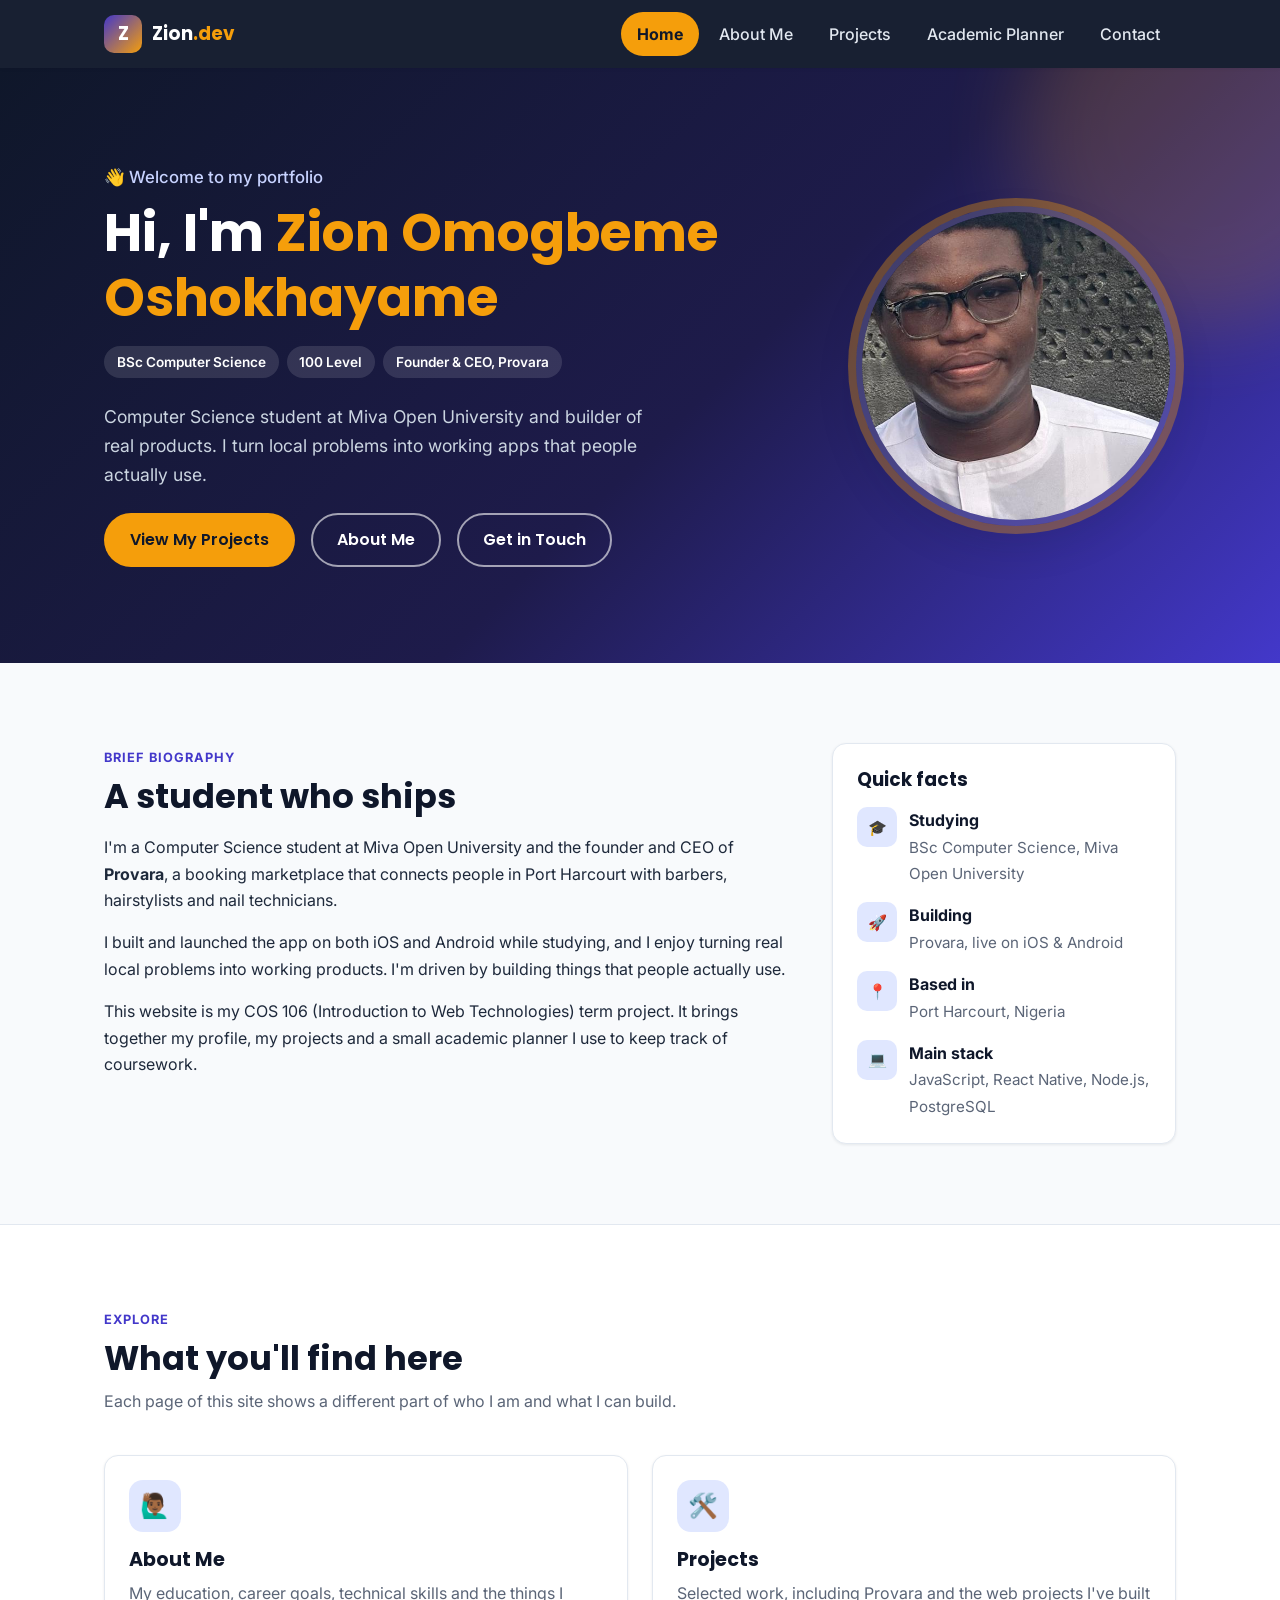
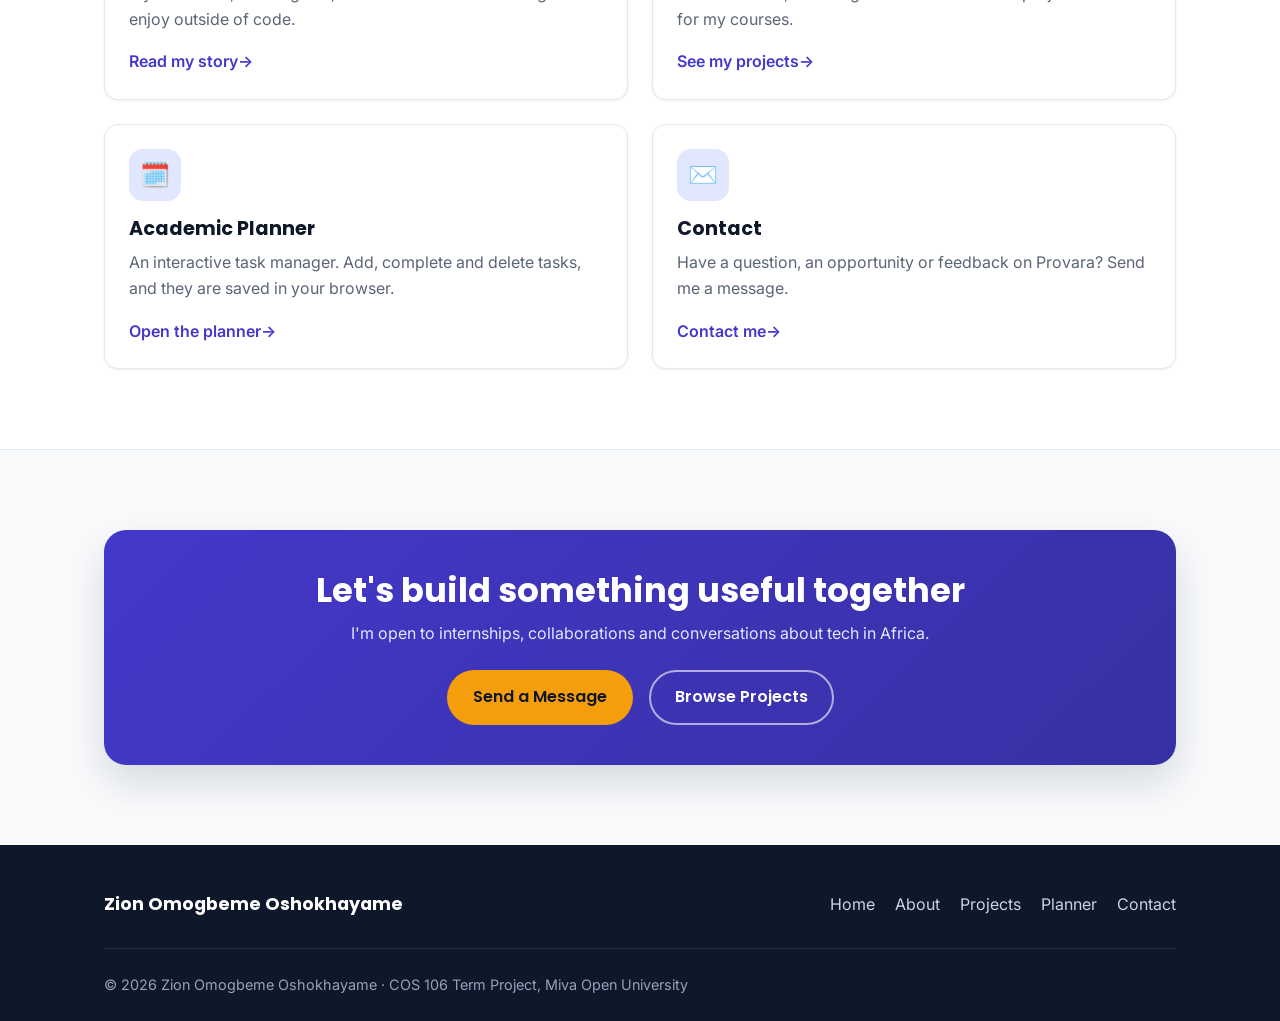
<file: index.html>
<!DOCTYPE html>
<html lang="en">
<head>
  <meta charset="UTF-8">
  <meta name="viewport" content="width=device-width, initial-scale=1.0">
  <meta name="description" content="Portfolio of Zion Omogbeme Oshokhayame, Computer Science student at Miva Open University and founder of Provara.">
  <meta name="author" content="Zion Omogbeme Oshokhayame">
  <title>Home | Zion Omogbeme Oshokhayame</title>
  <link rel="icon" href="images/favicon.svg" type="image/svg+xml">
  <!-- Google Fonts: Poppins (headings) + Inter (body text) -->
  <link rel="preconnect" href="https://fonts.googleapis.com">
  <link rel="preconnect" href="https://fonts.gstatic.com" crossorigin>
  <link href="https://fonts.googleapis.com/css2?family=Inter:wght@400;500;600;700&family=Poppins:wght@500;600;700&display=swap" rel="stylesheet">
  <!-- One external stylesheet for the whole site -->
  <link rel="stylesheet" href="css/style.css">
  <script src="js/main.js" defer></script>
</head>
<body>
  <a class="skip-link" href="#main">Skip to main content</a>

  <!-- ===== Site header + navigation (same on every page) ===== -->
  <header class="site-header">
    <div class="container header-inner">
      <a href="index.html" class="logo" aria-label="Zion Omogbeme, go to homepage">
        <span class="logo-mark" aria-hidden="true">Z</span>
        <span class="logo-text">Zion<span>.dev</span></span>
      </a>

      <button class="nav-toggle" type="button" aria-controls="primary-nav" aria-expanded="false" aria-label="Open menu">
        <span class="bar"></span>
        <span class="bar"></span>
        <span class="bar"></span>
      </button>

      <nav id="primary-nav" class="site-nav" aria-label="Main navigation">
        <ul class="nav-list">
          <li><a href="index.html">Home</a></li>
          <li><a href="about.html">About Me</a></li>
          <li><a href="projects.html">Projects</a></li>
          <li><a href="planner.html">Academic Planner</a></li>
          <li><a href="contact.html">Contact</a></li>
        </ul>
      </nav>
    </div>
  </header>

  <main id="main">
    <!-- ===== Hero section: name, photo, welcome message, call-to-action ===== -->
    <section class="hero" aria-labelledby="hero-title">
      <div class="container hero-inner">
        <div class="hero-text">
          <p class="hero-greeting">👋 Welcome to my portfolio</p>
          <h1 id="hero-title">Hi, I'm <span>Zion Omogbeme Oshokhayame</span></h1>
          <ul class="badge-row">
            <li class="badge">BSc Computer Science</li>
            <li class="badge">100 Level</li>
            <li class="badge">Founder &amp; CEO, Provara</li>
          </ul>
          <p class="hero-tagline">
            Computer Science student at Miva Open University and builder of real products.
            I turn local problems into working apps that people actually use.
          </p>
          <div class="btn-group">
            <a href="projects.html" class="btn btn-accent">View My Projects</a>
            <a href="about.html" class="btn btn-ghost">About Me</a>
            <a href="contact.html" class="btn btn-ghost">Get in Touch</a>
          </div>
        </div>

        <figure class="hero-photo">
          <img src="images/profile.jpg" alt="Portrait photograph of Zion Omogbeme Oshokhayame" width="320" height="320">
        </figure>
      </div>
    </section>

    <!-- ===== Brief biography + quick facts (aside) ===== -->
    <section class="section" aria-labelledby="bio-title">
      <div class="container layout-with-aside">
        <article class="reveal">
          <span class="eyebrow">Brief biography</span>
          <h2 id="bio-title">A student who ships</h2>
          <p>
            I'm a Computer Science student at Miva Open University and the founder and CEO of
            <strong>Provara</strong>, a booking marketplace that connects people in Port Harcourt
            with barbers, hairstylists and nail technicians.
          </p>
          <p>
            I built and launched the app on both iOS and Android while studying, and I enjoy turning
            real local problems into working products. I'm driven by building things that people actually use.
          </p>
          <p>
            This website is my COS 106 (Introduction to Web Technologies) term project. It brings together
            my profile, my projects and a small academic planner I use to keep track of coursework.
          </p>
        </article>

        <aside class="panel reveal" aria-labelledby="facts-title">
          <h2 id="facts-title">Quick facts</h2>
          <ul class="fact-list">
            <li>
              <span class="fact-icon" aria-hidden="true">🎓</span>
              <div><strong>Studying</strong><span>BSc Computer Science, Miva Open University</span></div>
            </li>
            <li>
              <span class="fact-icon" aria-hidden="true">🚀</span>
              <div><strong>Building</strong><span>Provara, live on iOS &amp; Android</span></div>
            </li>
            <li>
              <span class="fact-icon" aria-hidden="true">📍</span>
              <div><strong>Based in</strong><span>Port Harcourt, Nigeria</span></div>
            </li>
            <li>
              <span class="fact-icon" aria-hidden="true">💻</span>
              <div><strong>Main stack</strong><span>JavaScript, React Native, Node.js, PostgreSQL</span></div>
            </li>
          </ul>
        </aside>
      </div>
    </section>

    <!-- ===== Explore the site: cards linking to every page ===== -->
    <section class="section section-alt" aria-labelledby="explore-title">
      <div class="container">
        <div class="section-header">
          <span class="eyebrow">Explore</span>
          <h2 id="explore-title">What you'll find here</h2>
          <p>Each page of this site shows a different part of who I am and what I can build.</p>
        </div>

        <div class="grid grid-2">
          <article class="card reveal">
            <div class="card-icon" aria-hidden="true">🙋🏾‍♂️</div>
            <h3>About Me</h3>
            <p>My education, career goals, technical skills and the things I enjoy outside of code.</p>
            <a href="about.html" class="card-link">Read my story</a>
          </article>
          <article class="card reveal">
            <div class="card-icon" aria-hidden="true">🛠️</div>
            <h3>Projects</h3>
            <p>Selected work, including Provara and the web projects I've built for my courses.</p>
            <a href="projects.html" class="card-link">See my projects</a>
          </article>
          <article class="card reveal">
            <div class="card-icon" aria-hidden="true">🗓️</div>
            <h3>Academic Planner</h3>
            <p>An interactive task manager. Add, complete and delete tasks, and they are saved in your browser.</p>
            <a href="planner.html" class="card-link">Open the planner</a>
          </article>
          <article class="card reveal">
            <div class="card-icon" aria-hidden="true">✉️</div>
            <h3>Contact</h3>
            <p>Have a question, an opportunity or feedback on Provara? Send me a message.</p>
            <a href="contact.html" class="card-link">Contact me</a>
          </article>
        </div>
      </div>
    </section>

    <!-- ===== Call-to-action band ===== -->
    <section class="section" aria-labelledby="cta-title">
      <div class="container">
        <div class="cta-band reveal">
          <h2 id="cta-title">Let's build something useful together</h2>
          <p>I'm open to internships, collaborations and conversations about tech in Africa.</p>
          <div class="btn-group">
            <a href="contact.html" class="btn btn-accent">Send a Message</a>
            <a href="projects.html" class="btn btn-ghost">Browse Projects</a>
          </div>
        </div>
      </div>
    </section>
  </main>

  <!-- ===== Site footer (same on every page) ===== -->
  <footer class="site-footer">
    <div class="container footer-inner">
      <p class="footer-brand">Zion Omogbeme Oshokhayame</p>
      <ul class="footer-links">
        <li><a href="index.html">Home</a></li>
        <li><a href="about.html">About</a></li>
        <li><a href="projects.html">Projects</a></li>
        <li><a href="planner.html">Planner</a></li>
        <li><a href="contact.html">Contact</a></li>
      </ul>
      <p class="footer-bottom">
        &copy; <span id="year">2026</span> Zion Omogbeme Oshokhayame &middot; COS 106 Term Project, Miva Open University
      </p>
    </div>
  </footer>
</body>
</html>
</file>
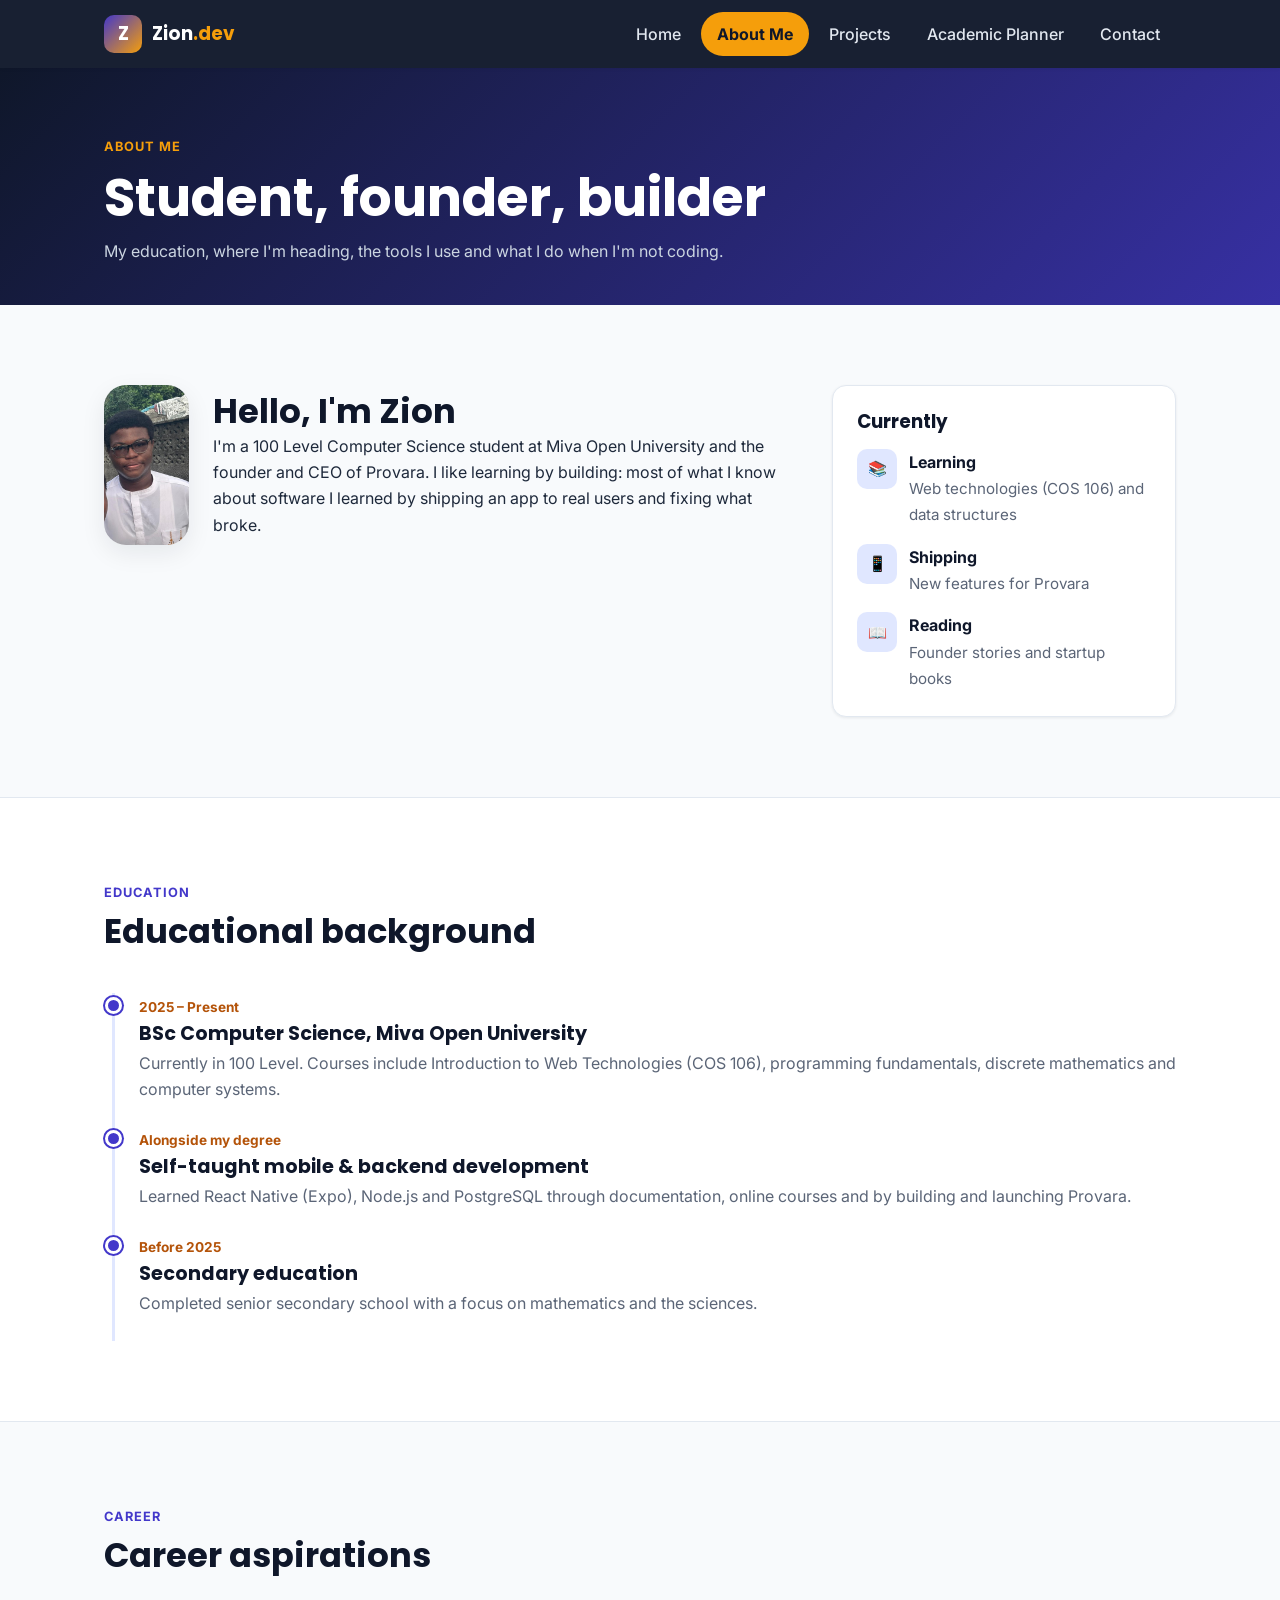
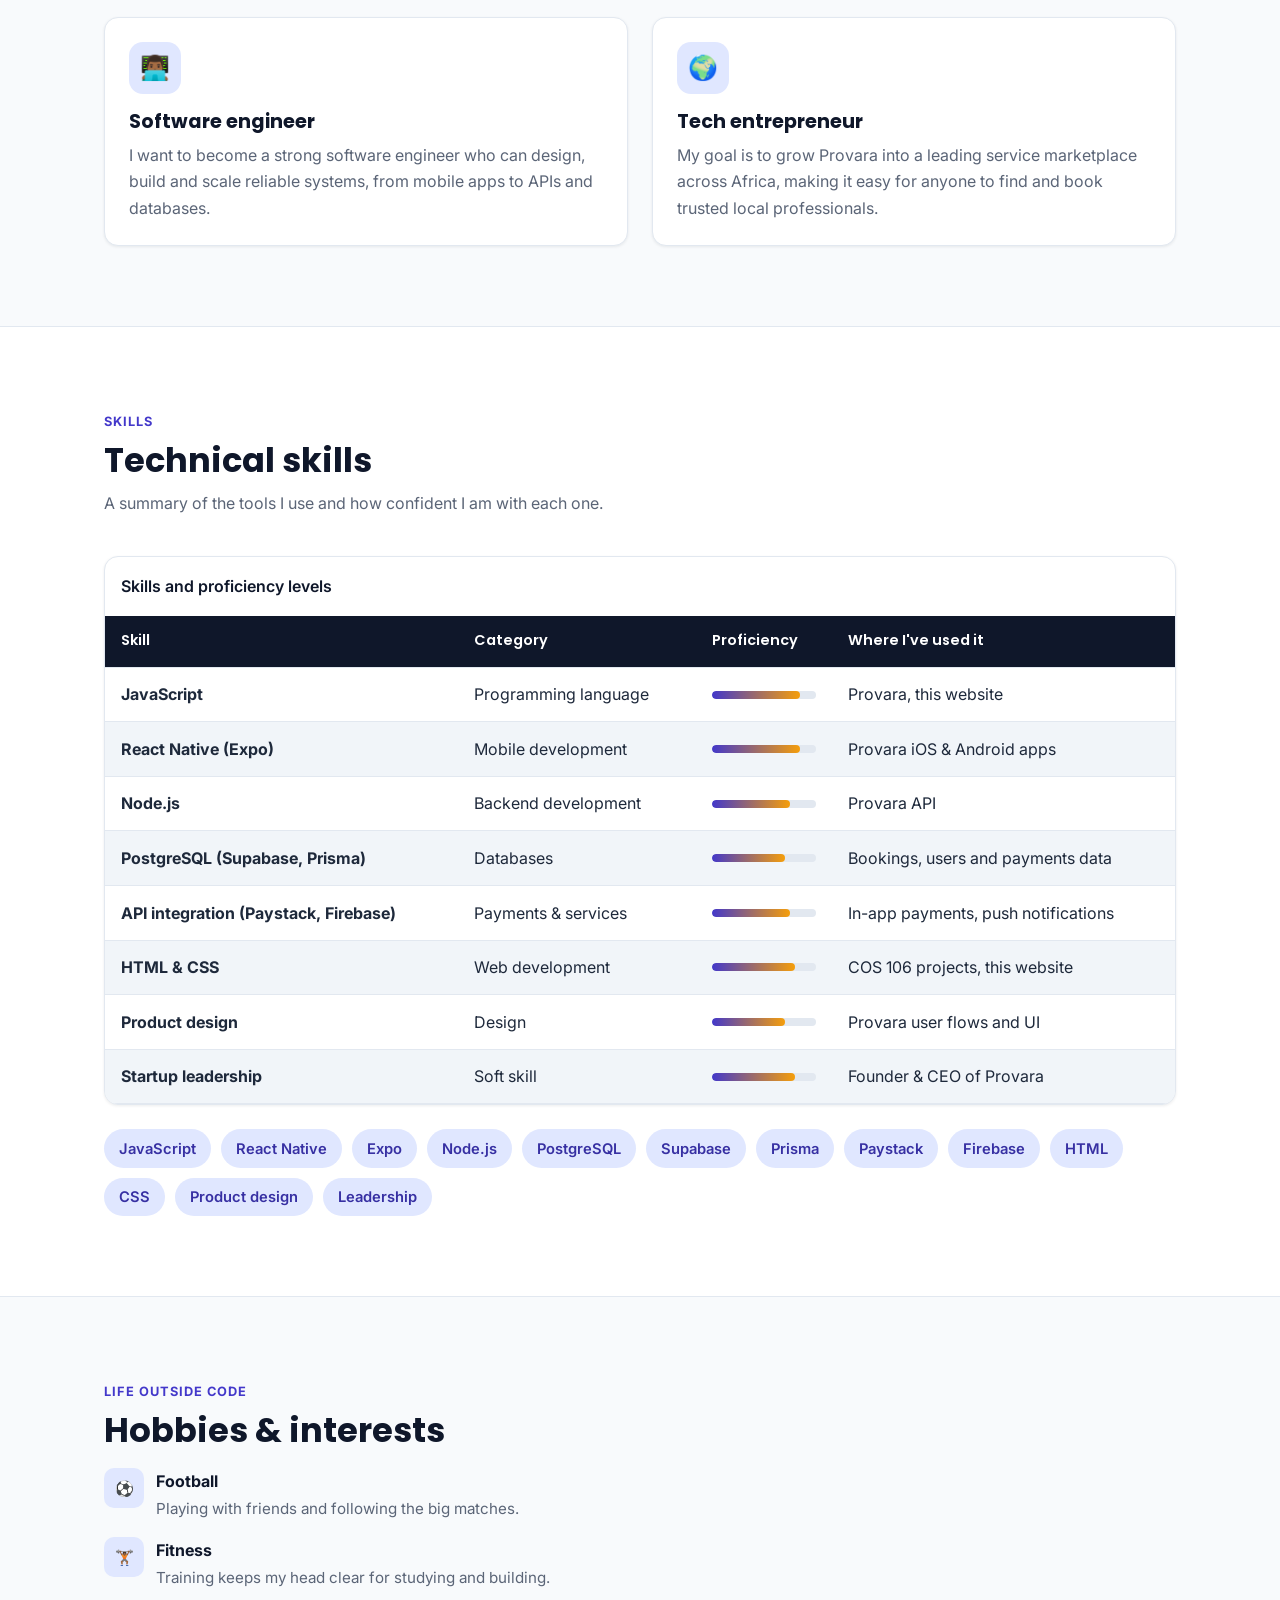
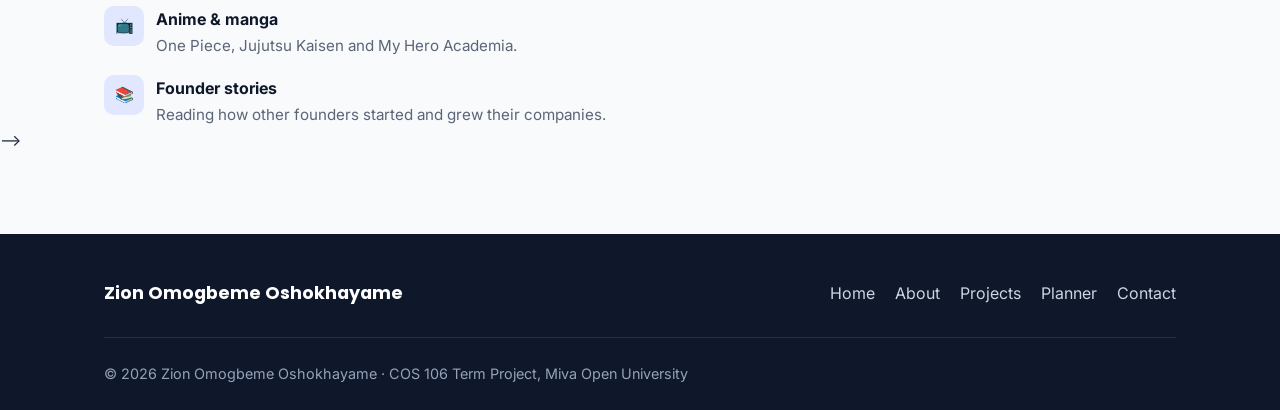
<file: about.html>
<!DOCTYPE html>
<html lang="en">
<head>
  <meta charset="UTF-8">
  <meta name="viewport" content="width=device-width, initial-scale=1.0">
  <meta name="description" content="About Zion Omogbeme Oshokhayame: education, career aspirations, technical skills and hobbies.">
  <meta name="author" content="Zion Omogbeme Oshokhayame">
  <title>About Me | Zion Omogbeme Oshokhayame</title>
  <link rel="icon" href="images/favicon.svg" type="image/svg+xml">
  <link rel="preconnect" href="https://fonts.googleapis.com">
  <link rel="preconnect" href="https://fonts.gstatic.com" crossorigin>
  <link href="https://fonts.googleapis.com/css2?family=Inter:wght@400;500;600;700&family=Poppins:wght@500;600;700&display=swap" rel="stylesheet">
  <link rel="stylesheet" href="css/style.css">
  <script src="js/main.js" defer></script>
</head>
<body>
  <a class="skip-link" href="#main">Skip to main content</a>

  <!-- ===== Site header + navigation (same on every page) ===== -->
  <header class="site-header">
    <div class="container header-inner">
      <a href="index.html" class="logo" aria-label="Zion Omogbeme, go to homepage">
        <span class="logo-mark" aria-hidden="true">Z</span>
        <span class="logo-text">Zion<span>.dev</span></span>
      </a>

      <button class="nav-toggle" type="button" aria-controls="primary-nav" aria-expanded="false" aria-label="Open menu">
        <span class="bar"></span>
        <span class="bar"></span>
        <span class="bar"></span>
      </button>

      <nav id="primary-nav" class="site-nav" aria-label="Main navigation">
        <ul class="nav-list">
          <li><a href="index.html">Home</a></li>
          <li><a href="about.html">About Me</a></li>
          <li><a href="projects.html">Projects</a></li>
          <li><a href="planner.html">Academic Planner</a></li>
          <li><a href="contact.html">Contact</a></li>
        </ul>
      </nav>
    </div>
  </header>

  <main id="main">
    <!-- ===== Page banner ===== -->
    <section class="page-banner" aria-labelledby="page-title">
      <div class="container">
        <span class="eyebrow">About me</span>
        <h1 id="page-title">Student, founder, builder</h1>
        <p>My education, where I'm heading, the tools I use and what I do when I'm not coding.</p>
      </div>
    </section>

    <!-- ===== Introduction + "currently" aside ===== -->
    <section class="section" aria-labelledby="intro-title">
      <div class="container layout-with-aside">
        <article class="reveal">
          <div class="about-intro">
            <img src="images/profile.jpg" alt="Zion Omogbeme Oshokhayame smiling" width="160" height="160">
            <div>
              <h2 id="intro-title">Hello, I'm Zion</h2>
              <p>
                I'm a 100 Level Computer Science student at Miva Open University and the founder and
                CEO of Provara. I like learning by building: most of what I know about software I learned
                by shipping an app to real users and fixing what broke.
              </p>
            </div>
          </div>
        </article>

        <aside class="panel reveal" aria-labelledby="now-title">
          <h2 id="now-title">Currently</h2>
          <ul class="fact-list">
            <li>
              <span class="fact-icon" aria-hidden="true">📚</span>
              <div><strong>Learning</strong><span>Web technologies (COS 106) and data structures</span></div>
            </li>
            <li>
              <span class="fact-icon" aria-hidden="true">📱</span>
              <div><strong>Shipping</strong><span>New features for Provara</span></div>
            </li>
            <li>
              <span class="fact-icon" aria-hidden="true">📖</span>
              <div><strong>Reading</strong><span>Founder stories and startup books</span></div>
            </li>
          </ul>
        </aside>
      </div>
    </section>

    <!-- ===== Educational background (ordered list timeline) ===== -->
    <section class="section section-alt" aria-labelledby="education-title">
      <div class="container">
        <div class="section-header">
          <span class="eyebrow">Education</span>
          <h2 id="education-title">Educational background</h2>
        </div>

        <ol class="timeline reveal">
          <li>
            <span class="timeline-date">2025 – Present</span>
            <h3>BSc Computer Science, Miva Open University</h3>
            <p>
              Currently in 100 Level. Courses include Introduction to Web Technologies (COS 106),
              programming fundamentals, discrete mathematics and computer systems.
            </p>
          </li>
          <li>
            <span class="timeline-date">Alongside my degree</span>
            <h3>Self-taught mobile &amp; backend development</h3>
            <p>
              Learned React Native (Expo), Node.js and PostgreSQL through documentation, online courses
              and by building and launching Provara.
            </p>
          </li>
          <li>
            <span class="timeline-date">Before 2025</span>
            <h3>Secondary education</h3>
            <p>Completed senior secondary school with a focus on mathematics and the sciences.</p>
          </li>
        </ol>
      </div>
    </section>

    <!-- ===== Career aspirations ===== -->
    <section class="section" aria-labelledby="career-title">
      <div class="container">
        <div class="section-header">
          <span class="eyebrow">Career</span>
          <h2 id="career-title">Career aspirations</h2>
        </div>

        <div class="grid grid-2">
          <article class="card reveal">
            <div class="card-icon" aria-hidden="true">👨🏾‍💻</div>
            <h3>Software engineer</h3>
            <p>
              I want to become a strong software engineer who can design, build and scale reliable
              systems, from mobile apps to APIs and databases.
            </p>
          </article>
          <article class="card reveal">
            <div class="card-icon" aria-hidden="true">🌍</div>
            <h3>Tech entrepreneur</h3>
            <p>
              My goal is to grow Provara into a leading service marketplace across Africa, making it easy
              for anyone to find and book trusted local professionals.
            </p>
          </article>
        </div>
      </div>
    </section>

    <!-- ===== Technical skills: HTML table + list ===== -->
    <section class="section section-alt" aria-labelledby="skills-title">
      <div class="container">
        <div class="section-header">
          <span class="eyebrow">Skills</span>
          <h2 id="skills-title">Technical skills</h2>
          <p>A summary of the tools I use and how confident I am with each one.</p>
        </div>

        <div class="table-wrapper reveal">
          <table>
            <caption>Skills and proficiency levels</caption>
            <thead>
              <tr>
                <th scope="col">Skill</th>
                <th scope="col">Category</th>
                <th scope="col">Proficiency</th>
                <th scope="col">Where I've used it</th>
              </tr>
            </thead>
            <tbody>
              <tr>
                <th scope="row">JavaScript</th>
                <td>Programming language</td>
                <td><span class="meter" role="img" aria-label="85 percent"><span class="meter-fill w-85"></span></span></td>
                <td>Provara, this website</td>
              </tr>
              <tr>
                <th scope="row">React Native (Expo)</th>
                <td>Mobile development</td>
                <td><span class="meter" role="img" aria-label="85 percent"><span class="meter-fill w-85"></span></span></td>
                <td>Provara iOS &amp; Android apps</td>
              </tr>
              <tr>
                <th scope="row">Node.js</th>
                <td>Backend development</td>
                <td><span class="meter" role="img" aria-label="75 percent"><span class="meter-fill w-75"></span></span></td>
                <td>Provara API</td>
              </tr>
              <tr>
                <th scope="row">PostgreSQL (Supabase, Prisma)</th>
                <td>Databases</td>
                <td><span class="meter" role="img" aria-label="70 percent"><span class="meter-fill w-70"></span></span></td>
                <td>Bookings, users and payments data</td>
              </tr>
              <tr>
                <th scope="row">API integration (Paystack, Firebase)</th>
                <td>Payments &amp; services</td>
                <td><span class="meter" role="img" aria-label="75 percent"><span class="meter-fill w-75"></span></span></td>
                <td>In-app payments, push notifications</td>
              </tr>
              <tr>
                <th scope="row">HTML &amp; CSS</th>
                <td>Web development</td>
                <td><span class="meter" role="img" aria-label="80 percent"><span class="meter-fill w-80"></span></span></td>
                <td>COS 106 projects, this website</td>
              </tr>
              <tr>
                <th scope="row">Product design</th>
                <td>Design</td>
                <td><span class="meter" role="img" aria-label="70 percent"><span class="meter-fill w-70"></span></span></td>
                <td>Provara user flows and UI</td>
              </tr>
              <tr>
                <th scope="row">Startup leadership</th>
                <td>Soft skill</td>
                <td><span class="meter" role="img" aria-label="80 percent"><span class="meter-fill w-80"></span></span></td>
                <td>Founder &amp; CEO of Provara</td>
              </tr>
            </tbody>
          </table>
        </div>

        <h3 class="visually-hidden">All skills</h3>
        <ul class="chip-list reveal" aria-label="Skills list">
          <li>JavaScript</li>
          <li>React Native</li>
          <li>Expo</li>
          <li>Node.js</li>
          <li>PostgreSQL</li>
          <li>Supabase</li>
          <li>Prisma</li>
          <li>Paystack</li>
          <li>Firebase</li>
          <li>HTML</li>
          <li>CSS</li>
          <li>Product design</li>
          <li>Leadership</li>
        </ul>
      </div>
    </section>

    <!-- ===== Hobbies & interests + intro video (multimedia) ===== -->
    <section class="section" aria-labelledby="hobbies-title">
      <div class="container layout-with-aside">
        <article class="reveal">
          <span class="eyebrow">Life outside code</span>
          <h2 id="hobbies-title">Hobbies &amp; interests</h2>
          <ul class="fact-list">
            <li>
              <span class="fact-icon" aria-hidden="true">⚽</span>
              <div><strong>Football</strong><span>Playing with friends and following the big matches.</span></div>
            </li>
            <li>
              <span class="fact-icon" aria-hidden="true">🏋🏾</span>
              <div><strong>Fitness</strong><span>Training keeps my head clear for studying and building.</span></div>
            </li>
            <li>
              <span class="fact-icon" aria-hidden="true">📺</span>
              <div><strong>Anime &amp; manga</strong><span>One Piece, Jujutsu Kaisen and My Hero Academia.</span></div>
            </li>
            <li>
              <span class="fact-icon" aria-hidden="true">📚</span>
              <div><strong>Founder stories</strong><span>Reading how other founders started and grew their companies.</span></div>
            </li>
          </ul>
        </article>
            </div>
          </figure>
        </aside> -->
      </div>
    </section>
  </main>

  <!-- ===== Site footer (same on every page) ===== -->
  <footer class="site-footer">
    <div class="container footer-inner">
      <p class="footer-brand">Zion Omogbeme Oshokhayame</p>
      <ul class="footer-links">
        <li><a href="index.html">Home</a></li>
        <li><a href="about.html">About</a></li>
        <li><a href="projects.html">Projects</a></li>
        <li><a href="planner.html">Planner</a></li>
        <li><a href="contact.html">Contact</a></li>
      </ul>
      <p class="footer-bottom">
        &copy; <span id="year">2026</span> Zion Omogbeme Oshokhayame &middot; COS 106 Term Project, Miva Open University
      </p>
    </div>
  </footer>
</body>
</html>
</file>
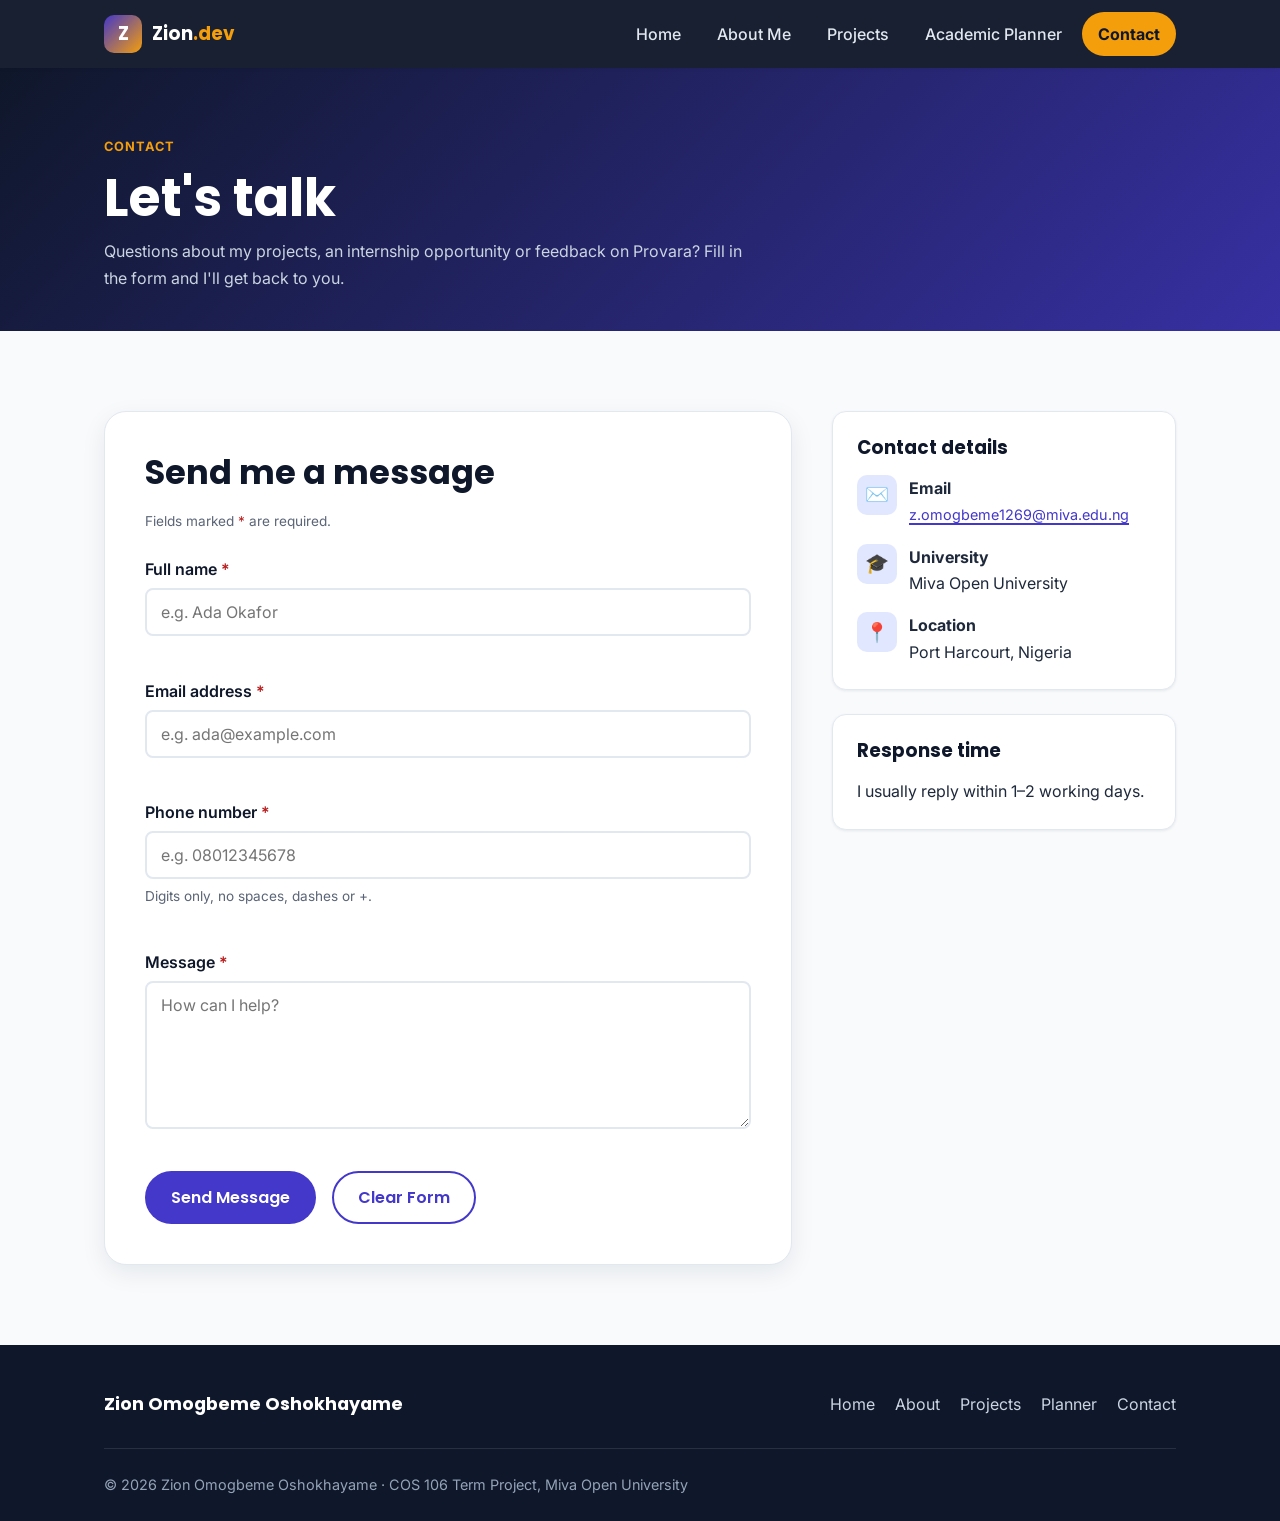
<file: contact.html>
<!DOCTYPE html>
<html lang="en">
<head>
  <meta charset="UTF-8">
  <meta name="viewport" content="width=device-width, initial-scale=1.0">
  <meta name="description" content="Contact Zion Omogbeme Oshokhayame.">
  <meta name="author" content="Zion Omogbeme Oshokhayame">
  <title>Contact | Zion Omogbeme Oshokhayame</title>
  <link rel="icon" href="images/favicon.svg" type="image/svg+xml">
  <link rel="preconnect" href="https://fonts.googleapis.com">
  <link rel="preconnect" href="https://fonts.gstatic.com" crossorigin>
  <link href="https://fonts.googleapis.com/css2?family=Inter:wght@400;500;600;700&family=Poppins:wght@500;600;700&display=swap" rel="stylesheet">
  <link rel="stylesheet" href="css/style.css">
  <script src="js/main.js" defer></script>
  <script src="js/contact.js" defer></script>
</head>
<body>
  <a class="skip-link" href="#main">Skip to main content</a>

  <!-- ===== Site header + navigation (same on every page) ===== -->
  <header class="site-header">
    <div class="container header-inner">
      <a href="index.html" class="logo" aria-label="Zion Omogbeme, go to homepage">
        <span class="logo-mark" aria-hidden="true">Z</span>
        <span class="logo-text">Zion<span>.dev</span></span>
      </a>

      <button class="nav-toggle" type="button" aria-controls="primary-nav" aria-expanded="false" aria-label="Open menu">
        <span class="bar"></span>
        <span class="bar"></span>
        <span class="bar"></span>
      </button>

      <nav id="primary-nav" class="site-nav" aria-label="Main navigation">
        <ul class="nav-list">
          <li><a href="index.html">Home</a></li>
          <li><a href="about.html">About Me</a></li>
          <li><a href="projects.html">Projects</a></li>
          <li><a href="planner.html">Academic Planner</a></li>
          <li><a href="contact.html">Contact</a></li>
        </ul>
      </nav>
    </div>
  </header>

  <main id="main">
    <!-- ===== Page banner ===== -->
    <section class="page-banner" aria-labelledby="page-title">
      <div class="container">
        <span class="eyebrow">Contact</span>
        <h1 id="page-title">Let's talk</h1>
        <p>Questions about my projects, an internship opportunity or feedback on Provara? Fill in the form and I'll get back to you.</p>
      </div>
    </section>

    <section class="section" aria-labelledby="form-title">
      <div class="container layout-with-aside">
        <!-- ===== Contact form (validated by js/contact.js) ===== -->
        <article class="surface-card">
          <h2 id="form-title">Send me a message</h2>
          <p class="hint form-intro">Fields marked <span class="required">*</span> are required.</p>

          <!-- Success / error banner, filled in by contact.js -->
          <div id="form-status" class="form-status" role="status" aria-live="polite"></div>

          <!-- novalidate: the browser's built-in checks are off so JavaScript handles validation -->
          <form id="contact-form" action="#" method="post" novalidate>
            <div class="form-group">
              <label for="name">Full name <span class="required" aria-hidden="true">*</span></label>
              <input type="text" id="name" name="name" autocomplete="name" placeholder="e.g. Ada Okafor" aria-describedby="name-error" required>
              <span class="error-message" id="name-error"></span>
            </div>

            <div class="form-group">
              <label for="email">Email address <span class="required" aria-hidden="true">*</span></label>
              <input type="email" id="email" name="email" autocomplete="email" placeholder="e.g. ada@example.com" aria-describedby="email-error" required>
              <span class="error-message" id="email-error"></span>
            </div>

            <div class="form-group">
              <label for="phone">Phone number <span class="required" aria-hidden="true">*</span></label>
              <input type="tel" id="phone" name="phone" autocomplete="tel" inputmode="numeric" placeholder="e.g. 08012345678" aria-describedby="phone-hint phone-error" required>
              <span class="hint" id="phone-hint">Digits only, no spaces, dashes or +.</span>
              <span class="error-message" id="phone-error"></span>
            </div>

            <div class="form-group">
              <label for="message">Message <span class="required" aria-hidden="true">*</span></label>
              <textarea id="message" name="message" rows="6" placeholder="How can I help?" aria-describedby="message-error" required></textarea>
              <span class="error-message" id="message-error"></span>
            </div>

            <div class="btn-group">
              <button type="submit" id="submit-btn" class="btn btn-primary">Send Message</button>
              <button type="reset" class="btn btn-outline">Clear Form</button>
            </div>
          </form>
        </article>

        <!-- ===== Contact details aside ===== -->
        <aside aria-labelledby="details-title">
          <section class="panel">
            <h2 id="details-title">Contact details</h2>
            <ul class="contact-list">
              <li>
                <span class="fact-icon" aria-hidden="true">✉️</span>
                <div>
                  <strong>Email</strong><br>
                  <a href="mailto:z.omogbeme1269@miva.edu.ng">z.omogbeme1269@miva.edu.ng</a>
                </div>
              </li>
              <li>
                <span class="fact-icon" aria-hidden="true">🎓</span>
                <div>
                  <strong>University</strong><br>
                  Miva Open University
                </div>
              </li>
              <li>
                <span class="fact-icon" aria-hidden="true">📍</span>
                <div>
                  <strong>Location</strong><br>
                  Port Harcourt, Nigeria
                </div>
              </li>
            </ul>
          </section>
          <section class="panel">
            <h2>Response time</h2>
            <p>I usually reply within 1–2 working days.</p>
          </section>
        </aside>
      </div>
    </section>
  </main>

  <!-- ===== Site footer (same on every page) ===== -->
  <footer class="site-footer">
    <div class="container footer-inner">
      <p class="footer-brand">Zion Omogbeme Oshokhayame</p>
      <ul class="footer-links">
        <li><a href="index.html">Home</a></li>
        <li><a href="about.html">About</a></li>
        <li><a href="projects.html">Projects</a></li>
        <li><a href="planner.html">Planner</a></li>
        <li><a href="contact.html">Contact</a></li>
      </ul>
      <p class="footer-bottom">
        &copy; <span id="year">2026</span> Zion Omogbeme Oshokhayame &middot; COS 106 Term Project, Miva Open University
      </p>
    </div>
  </footer>
</body>
</html>
</file>
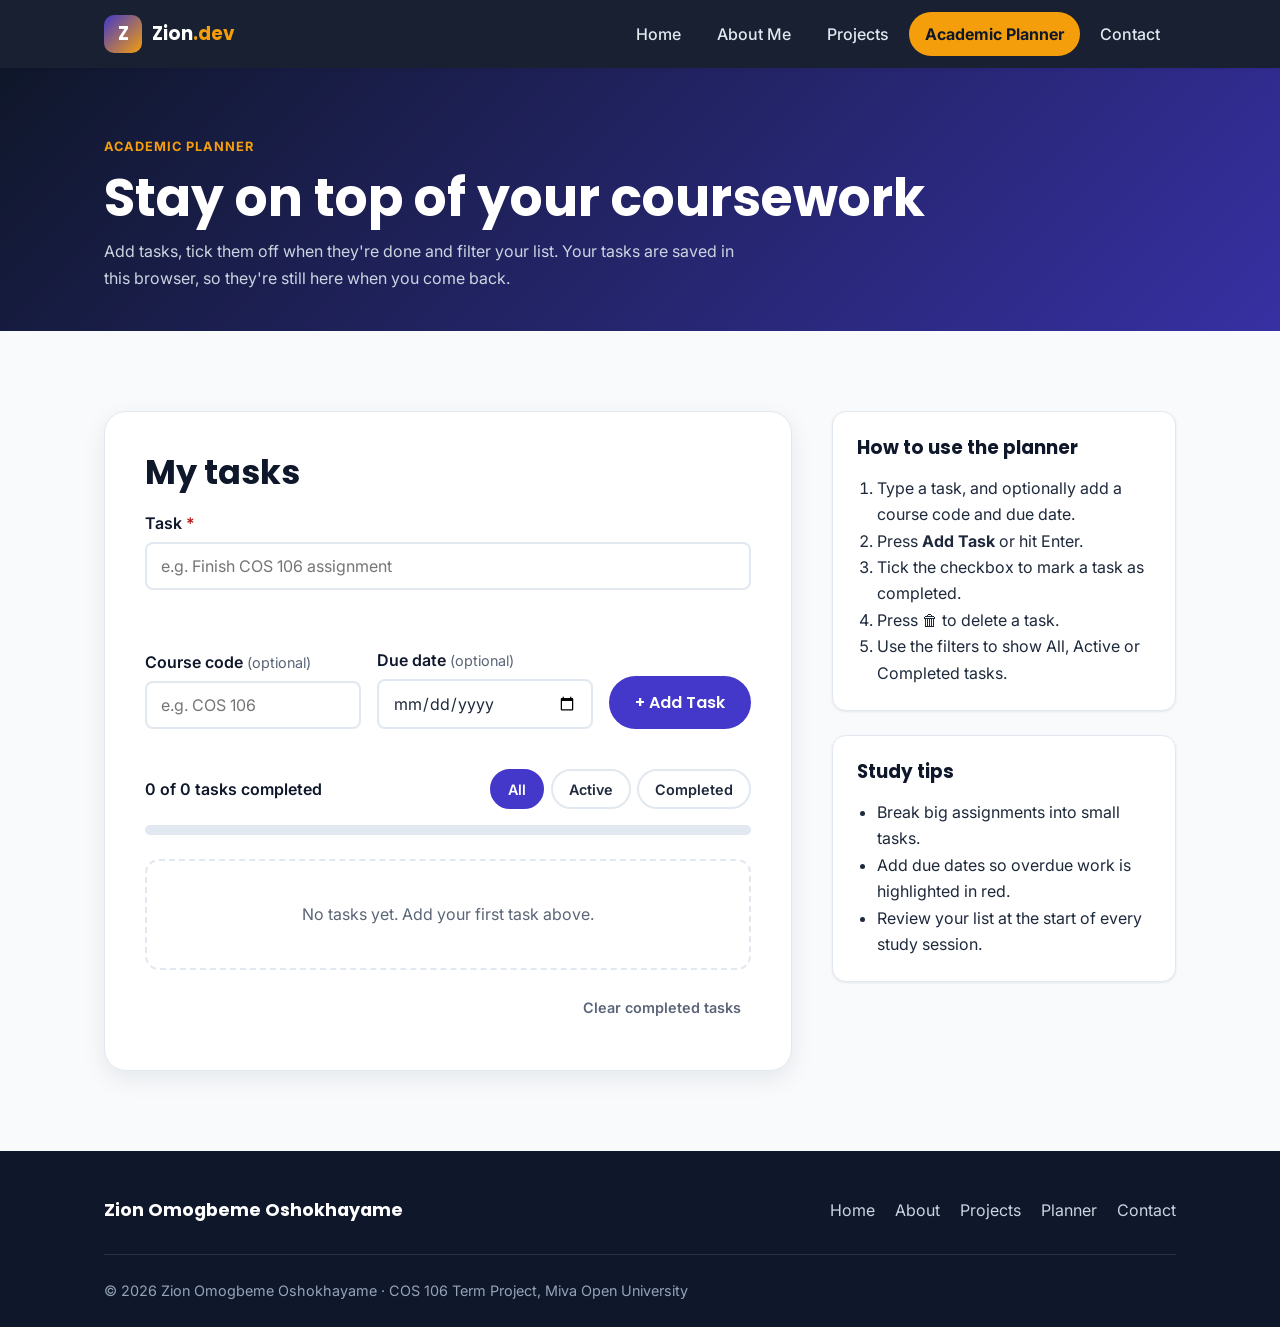
<file: planner.html>
<!DOCTYPE html>
<html lang="en">
<head>
  <meta charset="UTF-8">
  <meta name="viewport" content="width=device-width, initial-scale=1.0">
  <meta name="description" content="Academic Planner: an interactive JavaScript task manager for coursework.">
  <meta name="author" content="Zion Omogbeme Oshokhayame">
  <title>Academic Planner | Zion Omogbeme Oshokhayame</title>
  <link rel="icon" href="images/favicon.svg" type="image/svg+xml">
  <link rel="preconnect" href="https://fonts.googleapis.com">
  <link rel="preconnect" href="https://fonts.gstatic.com" crossorigin>
  <link href="https://fonts.googleapis.com/css2?family=Inter:wght@400;500;600;700&family=Poppins:wght@500;600;700&display=swap" rel="stylesheet">
  <link rel="stylesheet" href="css/style.css">
  <script src="js/main.js" defer></script>
  <script src="js/planner.js" defer></script>
</head>
<body>
  <a class="skip-link" href="#main">Skip to main content</a>

  <!-- ===== Site header + navigation (same on every page) ===== -->
  <header class="site-header">
    <div class="container header-inner">
      <a href="index.html" class="logo" aria-label="Zion Omogbeme, go to homepage">
        <span class="logo-mark" aria-hidden="true">Z</span>
        <span class="logo-text">Zion<span>.dev</span></span>
      </a>

      <button class="nav-toggle" type="button" aria-controls="primary-nav" aria-expanded="false" aria-label="Open menu">
        <span class="bar"></span>
        <span class="bar"></span>
        <span class="bar"></span>
      </button>

      <nav id="primary-nav" class="site-nav" aria-label="Main navigation">
        <ul class="nav-list">
          <li><a href="index.html">Home</a></li>
          <li><a href="about.html">About Me</a></li>
          <li><a href="projects.html">Projects</a></li>
          <li><a href="planner.html">Academic Planner</a></li>
          <li><a href="contact.html">Contact</a></li>
        </ul>
      </nav>
    </div>
  </header>

  <main id="main">
    <!-- ===== Page banner ===== -->
    <section class="page-banner" aria-labelledby="page-title">
      <div class="container">
        <span class="eyebrow">Academic planner</span>
        <h1 id="page-title">Stay on top of your coursework</h1>
        <p>Add tasks, tick them off when they're done and filter your list. Your tasks are saved in this browser, so they're still here when you come back.</p>
      </div>
    </section>

    <section class="section" aria-labelledby="planner-title">
      <div class="container layout-with-aside">
        <!-- ===== Task manager ===== -->
        <article class="surface-card">
          <h2 id="planner-title">My tasks</h2>

          <!-- Add-task form (handled by js/planner.js) -->
          <form id="task-form" class="task-form" novalidate>
            <div class="form-group form-group-title">
              <label for="task-title">Task <span class="required" aria-hidden="true">*</span></label>
              <input type="text" id="task-title" name="title" maxlength="100" placeholder="e.g. Finish COS 106 assignment" aria-describedby="task-title-error" required>
              <span class="error-message" id="task-title-error" aria-live="polite"></span>
            </div>

            <div class="form-group">
              <label for="task-course">Course code <span class="optional">(optional)</span></label>
              <input type="text" id="task-course" name="course" maxlength="12" placeholder="e.g. COS 106">
            </div>

            <div class="form-group">
              <label for="task-due">Due date <span class="optional">(optional)</span></label>
              <input type="date" id="task-due" name="due">
            </div>

            <button type="submit" class="btn btn-primary">+ Add Task</button>
          </form>

          <!-- Live counter + filter buttons -->
          <div class="task-summary">
            <p id="task-counter" class="task-counter" aria-live="polite">0 of 0 tasks completed</p>
            <div class="filter-group" role="group" aria-label="Filter tasks">
              <button type="button" class="filter-btn active" data-filter="all" aria-pressed="true">All</button>
              <button type="button" class="filter-btn" data-filter="active" aria-pressed="false">Active</button>
              <button type="button" class="filter-btn" data-filter="completed" aria-pressed="false">Completed</button>
            </div>
          </div>

          <div class="progress">
            <progress id="task-progress" class="progress-bar" max="100" value="0" aria-label="Percentage of tasks completed">0%</progress>
          </div>

          <!-- Tasks are rendered here by renderTasks() in planner.js -->
          <ul id="task-list" class="task-list" aria-label="Task list"></ul>
          <p id="empty-state" class="empty-state">No tasks yet. Add your first task above.</p>

          <div class="planner-footer">
            <button type="button" id="clear-completed" class="link-btn">Clear completed tasks</button>
          </div>
        </article>

        <!-- ===== Tips aside ===== -->
        <aside aria-labelledby="tips-title">
          <section class="panel">
            <h2 id="tips-title">How to use the planner</h2>
            <ol>
              <li>Type a task, and optionally add a course code and due date.</li>
              <li>Press <strong>Add Task</strong> or hit Enter.</li>
              <li>Tick the checkbox to mark a task as completed.</li>
              <li>Press 🗑 to delete a task.</li>
              <li>Use the filters to show All, Active or Completed tasks.</li>
            </ol>
          </section>
          <section class="panel">
            <h2>Study tips</h2>
            <ul>
              <li>Break big assignments into small tasks.</li>
              <li>Add due dates so overdue work is highlighted in red.</li>
              <li>Review your list at the start of every study session.</li>
            </ul>
          </section>
        </aside>
      </div>
    </section>
  </main>

  <!-- ===== Site footer (same on every page) ===== -->
  <footer class="site-footer">
    <div class="container footer-inner">
      <p class="footer-brand">Zion Omogbeme Oshokhayame</p>
      <ul class="footer-links">
        <li><a href="index.html">Home</a></li>
        <li><a href="about.html">About</a></li>
        <li><a href="projects.html">Projects</a></li>
        <li><a href="planner.html">Planner</a></li>
        <li><a href="contact.html">Contact</a></li>
      </ul>
      <p class="footer-bottom">
        &copy; <span id="year">2026</span> Zion Omogbeme Oshokhayame &middot; COS 106 Term Project, Miva Open University
      </p>
    </div>
  </footer>
</body>
</html>
</file>
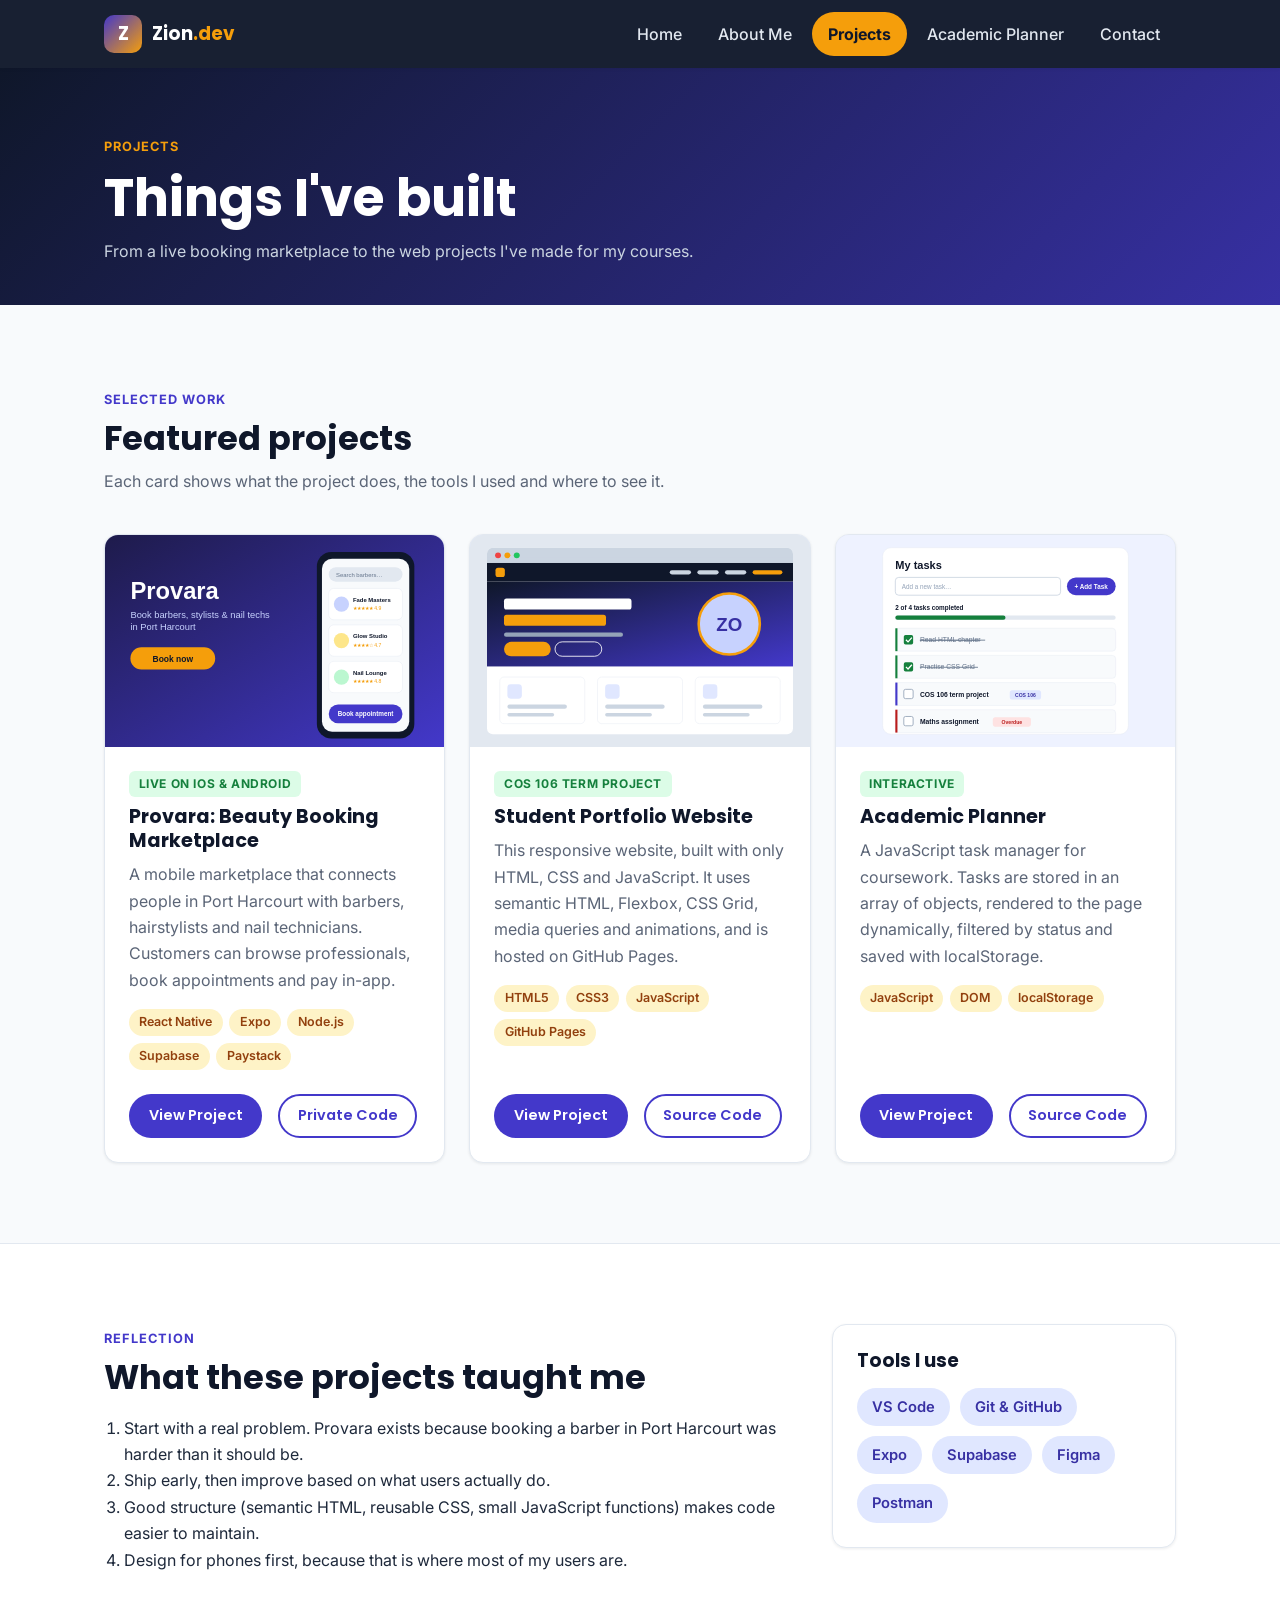
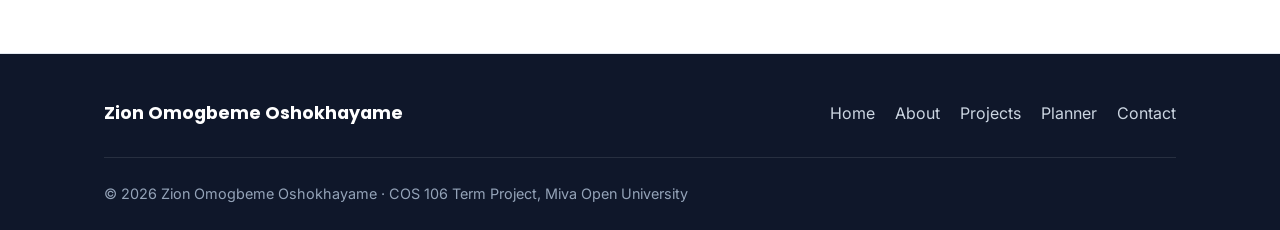
<file: projects.html>
<!DOCTYPE html>
<html lang="en">
<head>
  <meta charset="UTF-8">
  <meta name="viewport" content="width=device-width, initial-scale=1.0">
  <meta name="description" content="Projects by Zion Omogbeme Oshokhayame, including Provara and COS 106 web projects.">
  <meta name="author" content="Zion Omogbeme Oshokhayame">
  <title>Projects | Zion Omogbeme Oshokhayame</title>
  <link rel="icon" href="images/favicon.svg" type="image/svg+xml">
  <link rel="preconnect" href="https://fonts.googleapis.com">
  <link rel="preconnect" href="https://fonts.gstatic.com" crossorigin>
  <link href="https://fonts.googleapis.com/css2?family=Inter:wght@400;500;600;700&family=Poppins:wght@500;600;700&display=swap" rel="stylesheet">
  <link rel="stylesheet" href="css/style.css">
  <script src="js/main.js" defer></script>
</head>
<body>
  <a class="skip-link" href="#main">Skip to main content</a>

  <!-- ===== Site header + navigation (same on every page) ===== -->
  <header class="site-header">
    <div class="container header-inner">
      <a href="index.html" class="logo" aria-label="Zion Omogbeme, go to homepage">
        <span class="logo-mark" aria-hidden="true">Z</span>
        <span class="logo-text">Zion<span>.dev</span></span>
      </a>

      <button class="nav-toggle" type="button" aria-controls="primary-nav" aria-expanded="false" aria-label="Open menu">
        <span class="bar"></span>
        <span class="bar"></span>
        <span class="bar"></span>
      </button>

      <nav id="primary-nav" class="site-nav" aria-label="Main navigation">
        <ul class="nav-list">
          <li><a href="index.html">Home</a></li>
          <li><a href="about.html">About Me</a></li>
          <li><a href="projects.html">Projects</a></li>
          <li><a href="planner.html">Academic Planner</a></li>
          <li><a href="contact.html">Contact</a></li>
        </ul>
      </nav>
    </div>
  </header>

  <main id="main">
    <!-- ===== Page banner ===== -->
    <section class="page-banner" aria-labelledby="page-title">
      <div class="container">
        <span class="eyebrow">Projects</span>
        <h1 id="page-title">Things I've built</h1>
        <p>From a live booking marketplace to the web projects I've made for my courses.</p>
      </div>
    </section>

    <!-- ===== Project cards (laid out with CSS Grid) ===== -->
    <section class="section" aria-labelledby="projects-title">
      <div class="container">
        <div class="section-header">
          <span class="eyebrow">Selected work</span>
          <h2 id="projects-title">Featured projects</h2>
          <p>Each card shows what the project does, the tools I used and where to see it.</p>
        </div>

        <div class="project-grid">
          <!-- Project 1 -->
          <article class="card project-card reveal" id="provara">
            <figure class="project-image">
              <img src="images/project-provara.svg" alt="Screenshot of the Provara app showing a list of barbers and a booking button" width="800" height="500">
            </figure>
            <div class="project-body">
              <span class="status-pill">Live on iOS &amp; Android</span>
              <h3>Provara: Beauty Booking Marketplace</h3>
              <p>
                A mobile marketplace that connects people in Port Harcourt with barbers, hairstylists and
                nail technicians. Customers can browse professionals, book appointments and pay in-app.
              </p>
              <ul class="tag-list" aria-label="Technologies used">
                <li>React Native</li>
                <li>Expo</li>
                <li>Node.js</li>
                <li>Supabase</li>
                <li>Paystack</li>
              </ul>
              <div class="btn-group">
                <a href="contact.html" class="btn btn-primary btn-sm" aria-label="View Project: request a Provara demo on the contact page">View Project</a>
                <a href="contact.html" class="btn btn-outline btn-sm" aria-label="Source code is private: ask for access on the contact page">Private Code</a>
              </div>
            </div>
          </article>

          <!-- Project 2 -->
          <article class="card project-card reveal" id="portfolio">
            <figure class="project-image">
              <img src="images/project-portfolio.svg" alt="Screenshot of this portfolio website's homepage with hero section and navigation" width="800" height="500">
            </figure>
            <div class="project-body">
              <span class="status-pill">COS 106 Term Project</span>
              <h3>Student Portfolio Website</h3>
              <p>
                This responsive website, built with only HTML, CSS and JavaScript. It uses semantic HTML,
                Flexbox, CSS Grid, media queries and animations, and is hosted on GitHub Pages.
              </p>
              <ul class="tag-list" aria-label="Technologies used">
                <li>HTML5</li>
                <li>CSS3</li>
                <li>JavaScript</li>
                <li>GitHub Pages</li>
              </ul>
              <div class="btn-group">
                <a href="index.html" class="btn btn-primary btn-sm">View Project</a>
                <a href="https://github.com/YOUR-GITHUB-USERNAME/cos106-portfolio" class="btn btn-outline btn-sm" target="_blank" rel="noopener">Source Code</a>
              </div>
            </div>
          </article>

          <!-- Project 3 -->
          <article class="card project-card reveal" id="planner-project">
            <figure class="project-image">
              <img src="images/project-planner.svg" alt="Screenshot of the Academic Planner showing a task list with completed and pending tasks" width="800" height="500">
            </figure>
            <div class="project-body">
              <span class="status-pill">Interactive</span>
              <h3>Academic Planner</h3>
              <p>
                A JavaScript task manager for coursework. Tasks are stored in an array of objects, rendered
                to the page dynamically, filtered by status and saved with localStorage.
              </p>
              <ul class="tag-list" aria-label="Technologies used">
                <li>JavaScript</li>
                <li>DOM</li>
                <li>localStorage</li>
              </ul>
              <div class="btn-group">
                <a href="planner.html" class="btn btn-primary btn-sm">View Project</a>
                <a href="https://github.com/YOUR-GITHUB-USERNAME/cos106-portfolio/blob/main/js/planner.js" class="btn btn-outline btn-sm" target="_blank" rel="noopener">Source Code</a>
              </div>
            </div>
          </article>
        </div>
      </div>
    </section>

    <!-- ===== What I learned + tools aside ===== -->
    <section class="section section-alt" aria-labelledby="lessons-title">
      <div class="container layout-with-aside">
        <article class="reveal">
          <span class="eyebrow">Reflection</span>
          <h2 id="lessons-title">What these projects taught me</h2>
          <ol>
            <li>Start with a real problem. Provara exists because booking a barber in Port Harcourt was harder than it should be.</li>
            <li>Ship early, then improve based on what users actually do.</li>
            <li>Good structure (semantic HTML, reusable CSS, small JavaScript functions) makes code easier to maintain.</li>
            <li>Design for phones first, because that is where most of my users are.</li>
          </ol>
        </article>

        <aside class="panel reveal" aria-labelledby="tools-title">
          <h2 id="tools-title">Tools I use</h2>
          <ul class="chip-list">
            <li>VS Code</li>
            <li>Git &amp; GitHub</li>
            <li>Expo</li>
            <li>Supabase</li>
            <li>Figma</li>
            <li>Postman</li>
          </ul>
        </aside>
      </div>
    </section>
  </main>

  <!-- ===== Site footer (same on every page) ===== -->
  <footer class="site-footer">
    <div class="container footer-inner">
      <p class="footer-brand">Zion Omogbeme Oshokhayame</p>
      <ul class="footer-links">
        <li><a href="index.html">Home</a></li>
        <li><a href="about.html">About</a></li>
        <li><a href="projects.html">Projects</a></li>
        <li><a href="planner.html">Planner</a></li>
        <li><a href="contact.html">Contact</a></li>
      </ul>
      <p class="footer-bottom">
        &copy; <span id="year">2026</span> Zion Omogbeme Oshokhayame &middot; COS 106 Term Project, Miva Open University
      </p>
    </div>
  </footer>
</body>
</html>
</file>
<file: css/style.css>
/* =========================================================
   COS 106 Term Project – Student Portfolio & Academic Manager
   Author: Zion Omogbeme Oshokhayame
   ONE external stylesheet shared by every page.

   Contents
   1.  CSS custom properties (colour scheme, spacing, fonts)
   2.  Reset & base styles
   3.  Layout helpers (container, sections, grid utilities)
   4.  Buttons & links (with transitions)
   5.  Header & navigation (Flexbox + mobile hamburger menu)
   6.  Homepage hero
   7.  Cards (shared by home, about, projects)
   8.  About page (timeline, table, skills, video)
   9.  Projects page (CSS Grid of project cards)
   10. Academic Planner (task manager)
   11. Contact page (form + validation states)
   12. Footer
   13. Keyframe animations
   14. Media queries (tablet & desktop)
   ========================================================= */


/* ---------- 1. CSS custom properties ---------- */
:root {
  /* Colour scheme */
  --color-primary: #4338ca;        /* indigo – main brand colour */
  --color-primary-dark: #3730a3;
  --color-primary-light: #e0e7ff;
  --color-accent: #f59e0b;         /* amber – highlights */
  --color-accent-dark: #b45309;
  --color-dark: #0f172a;           /* navy – header/footer */
  --color-text: #1e293b;
  --color-muted: #5b6577;
  --color-bg: #f8fafc;
  --color-surface: #ffffff;
  --color-border: #e2e8f0;
  --color-success: #15803d;
  --color-success-bg: #dcfce7;
  --color-error: #b91c1c;
  --color-error-bg: #fee2e2;

  /* Typography */
  --font-heading: "Poppins", "Segoe UI", Arial, sans-serif;
  --font-body: "Inter", "Segoe UI", Arial, sans-serif;

  /* Spacing, shape and depth */
  --space-xs: 0.5rem;
  --space-sm: 1rem;
  --space-md: 1.5rem;
  --space-lg: 2.5rem;
  --space-xl: 4rem;
  --radius-sm: 8px;
  --radius-md: 14px;
  --radius-lg: 22px;
  --shadow-sm: 0 1px 3px rgba(15, 23, 42, 0.08);
  --shadow-md: 0 8px 24px rgba(15, 23, 42, 0.08);
  --shadow-lg: 0 18px 40px rgba(15, 23, 42, 0.14);

  /* Motion */
  --transition: 0.25s ease;
  --header-height: 68px;
}


/* ---------- 2. Reset & base styles ---------- */
*,
*::before,
*::after {
  box-sizing: border-box;
  margin: 0;
  padding: 0;
}

html {
  scroll-behavior: smooth;
}

body {
  font-family: var(--font-body);
  font-size: 1rem;                 /* 16px – readable on phones */
  line-height: 1.65;
  color: var(--color-text);
  background-color: var(--color-bg);
  overflow-x: hidden;              /* prevents horizontal scrolling */
  display: flex;
  flex-direction: column;
  min-height: 100vh;
}

main {
  flex: 1;                         /* pushes footer to the bottom */
}

h1, h2, h3, h4 {
  font-family: var(--font-heading);
  line-height: 1.25;
  color: var(--color-dark);
}

h1 { font-size: clamp(2rem, 6vw, 3.25rem); }
h2 { font-size: clamp(1.5rem, 4vw, 2.1rem); }
h3 { font-size: 1.2rem; }

p + p {
  margin-top: var(--space-sm);
}

/* Space between an article heading and the text below it */
article > h2 {
  margin-bottom: var(--space-sm);
}

img,
video,
iframe {
  max-width: 100%;
  display: block;
}

a {
  color: var(--color-primary);
  text-decoration-thickness: 2px;
  text-underline-offset: 3px;
  transition: color var(--transition);
}

a:hover {
  color: var(--color-accent-dark);
}

ul,
ol {
  padding-left: 1.25rem;
}

/* Visible keyboard focus for accessibility */
:focus-visible {
  outline: 3px solid var(--color-accent);
  outline-offset: 3px;
}

/* Hidden but still read by screen readers */
.visually-hidden {
  position: absolute;
  width: 1px;
  height: 1px;
  overflow: hidden;
  clip: rect(0 0 0 0);
  white-space: nowrap;
}

/* "Skip to content" link for keyboard users */
.skip-link {
  position: absolute;
  left: var(--space-sm);
  top: -60px;
  z-index: 200;
  padding: var(--space-xs) var(--space-sm);
  background: var(--color-accent);
  color: var(--color-dark);
  font-weight: 600;
  border-radius: var(--radius-sm);
  transition: top var(--transition);
}

.skip-link:focus {
  top: var(--space-xs);
}


/* ---------- 3. Layout helpers ---------- */
.container {
  width: 100%;
  max-width: 1120px;
  margin: 0 auto;
  padding: 0 var(--space-sm);      /* 16px gutter on phones */
}

.section {
  padding: var(--space-xl) 0;
}

.section-alt {
  background-color: var(--color-surface);
  border-top: 1px solid var(--color-border);
  border-bottom: 1px solid var(--color-border);
}

.section-header {
  max-width: 680px;
  margin-bottom: var(--space-lg);
}

.section-header p {
  color: var(--color-muted);
  margin-top: var(--space-xs);
}

.eyebrow {
  display: inline-block;
  font-size: 0.8rem;
  font-weight: 700;
  letter-spacing: 0.08em;
  text-transform: uppercase;
  color: var(--color-primary);
  margin-bottom: var(--space-xs);
}

/* Inner-page banner (About, Projects, Planner, Contact) */
.page-banner {
  background: linear-gradient(135deg, var(--color-dark) 0%, var(--color-primary-dark) 100%);
  color: #fff;
  padding: var(--space-xl) 0 var(--space-lg);
}

.page-banner h1 {
  color: #fff;
  animation: slideUp 0.7s ease both;
}

.page-banner p {
  max-width: 640px;
  margin-top: var(--space-xs);
  color: #cbd5e1;
  animation: slideUp 0.7s 0.15s ease both;
}

.page-banner .eyebrow {
  color: var(--color-accent);
}

/* Grid utilities (CSS Grid) – mobile first: one column */
.grid {
  display: grid;
  gap: var(--space-md);
  grid-template-columns: 1fr;
}

/* Two-area layout: main content + aside */
.layout-with-aside {
  display: grid;
  gap: var(--space-lg);
  grid-template-columns: 1fr;
}

/* Elements revealed on scroll by main.js */
.reveal {
  opacity: 0;
  transform: translateY(24px);
  transition: opacity 0.6s ease, transform 0.6s ease;
}

.reveal.is-visible {
  opacity: 1;
  transform: none;
}


/* ---------- 4. Buttons & links ---------- */
.btn {
  display: inline-flex;
  align-items: center;
  justify-content: center;
  gap: 0.5rem;
  min-height: 48px;                /* tap-friendly size */
  padding: 0.75rem 1.5rem;
  font-family: var(--font-heading);
  font-size: 1rem;
  font-weight: 600;
  border: 2px solid transparent;
  border-radius: 999px;
  text-decoration: none;
  cursor: pointer;
  transition: background-color var(--transition), color var(--transition),
              transform var(--transition), box-shadow var(--transition),
              border-color var(--transition);
}

.btn:hover {
  transform: translateY(-2px);
  box-shadow: var(--shadow-md);
}

.btn:active {
  transform: translateY(0);
}

.btn-primary {
  background-color: var(--color-primary);
  color: #fff;
}

.btn-primary:hover {
  background-color: var(--color-primary-dark);
  color: #fff;
}

.btn-accent {
  background-color: var(--color-accent);
  color: var(--color-dark);
}

.btn-accent:hover {
  background-color: #fbbf24;
  color: var(--color-dark);
}

.btn-outline {
  background-color: transparent;
  border-color: var(--color-primary);
  color: var(--color-primary);
}

.btn-outline:hover {
  background-color: var(--color-primary);
  color: #fff;
}

/* Outline button on dark backgrounds */
.btn-ghost {
  background-color: transparent;
  border-color: rgba(255, 255, 255, 0.6);
  color: #fff;
}

.btn-ghost:hover {
  background-color: #fff;
  color: var(--color-dark);
}

.btn-sm {
  min-height: 44px;
  padding: 0.5rem 1.1rem;
  font-size: 0.9rem;
}

.btn:disabled {
  opacity: 0.65;
  cursor: not-allowed;
  transform: none;
  box-shadow: none;
}

.btn-group {
  display: flex;
  flex-wrap: wrap;
  gap: var(--space-sm);
}


/* ---------- 5. Header & navigation (Flexbox) ---------- */
.site-header {
  position: sticky;
  top: 0;
  z-index: 100;
  background-color: rgba(15, 23, 42, 0.96);
  backdrop-filter: blur(8px);
  box-shadow: var(--shadow-sm);
}

.header-inner {
  display: flex;                   /* Flexbox: logo left, nav right */
  align-items: center;
  justify-content: space-between;
  min-height: var(--header-height);
}

.logo {
  display: flex;
  align-items: center;
  gap: 0.6rem;
  color: #fff;
  font-family: var(--font-heading);
  font-weight: 700;
  font-size: 1.15rem;
  text-decoration: none;
}

.logo:hover {
  color: #fff;
}

.logo-mark {
  display: grid;
  place-items: center;
  width: 38px;
  height: 38px;
  border-radius: 10px;
  background: linear-gradient(135deg, var(--color-primary) 0%, var(--color-accent) 100%);
  transition: transform var(--transition);
}

.logo:hover .logo-mark {
  transform: rotate(-8deg) scale(1.05);
}

.logo-text span {
  color: var(--color-accent);
}

/* Hamburger button – visible on mobile only */
.nav-toggle {
  display: flex;
  flex-direction: column;
  justify-content: center;
  gap: 5px;
  width: 48px;
  height: 48px;
  padding: 12px;
  background: transparent;
  border: none;
  border-radius: var(--radius-sm);
  cursor: pointer;
}

.nav-toggle .bar {
  display: block;
  height: 3px;
  width: 100%;
  background-color: #fff;
  border-radius: 3px;
  transition: transform var(--transition), opacity var(--transition);
}

/* Hamburger turns into an "X" when the menu is open */
.nav-toggle[aria-expanded="true"] .bar:nth-child(1) {
  transform: translateY(8px) rotate(45deg);
}

.nav-toggle[aria-expanded="true"] .bar:nth-child(2) {
  opacity: 0;
}

.nav-toggle[aria-expanded="true"] .bar:nth-child(3) {
  transform: translateY(-8px) rotate(-45deg);
}

/* Mobile menu: a drop-down panel under the header */
.site-nav {
  position: absolute;
  top: 100%;
  left: 0;
  right: 0;
  background-color: var(--color-dark);
  max-height: 0;
  overflow: hidden;
  transition: max-height 0.35s ease;
}

.site-nav.is-open {
  max-height: 420px;
  border-top: 1px solid rgba(255, 255, 255, 0.08);
  box-shadow: var(--shadow-lg);
}

.nav-list {
  list-style: none;
  padding: var(--space-xs) var(--space-sm) var(--space-sm);
  display: flex;
  flex-direction: column;
  gap: 0.25rem;
}

.nav-list a {
  display: block;
  padding: 0.8rem 1rem;            /* large tap target */
  color: #e2e8f0;
  font-weight: 500;
  text-decoration: none;
  border-radius: var(--radius-sm);
  transition: background-color var(--transition), color var(--transition);
}

.nav-list a:hover {
  background-color: rgba(255, 255, 255, 0.08);
  color: #fff;
}

/* Current page highlight (class added by main.js) */
.nav-list a.active {
  background-color: var(--color-accent);
  color: var(--color-dark);
  font-weight: 700;
}


/* ---------- 6. Homepage hero ---------- */
.hero {
  position: relative;
  overflow: hidden;
  background: linear-gradient(135deg, var(--color-dark) 0%, #1e1b4b 55%, var(--color-primary) 100%);
  color: #fff;
  padding: var(--space-xl) 0;
}

/* Decorative blurred circle */
.hero::after {
  content: "";
  position: absolute;
  width: 380px;
  height: 380px;
  right: -120px;
  top: -120px;
  border-radius: 50%;
  background: var(--color-accent);
  opacity: 0.18;
  filter: blur(40px);
  animation: float 8s ease-in-out infinite;
}

.hero-inner {
  position: relative;
  z-index: 1;
  display: flex;                   /* Flexbox: text + photo */
  flex-direction: column-reverse;
  align-items: center;
  gap: var(--space-lg);
  text-align: center;
}

.hero-text {
  animation: slideUp 0.8s ease both;
}

.hero-text h1 {
  color: #fff;
  margin-bottom: var(--space-sm);
}

.hero-text h1 span {
  color: var(--color-accent);
}

.hero-greeting {
  font-size: 1.05rem;
  color: #c7d2fe;
  font-weight: 500;
  margin-bottom: var(--space-xs);
}

.hero-tagline {
  font-size: 1.1rem;
  color: #cbd5e1;
  max-width: 560px;
  margin: 0 auto var(--space-md);
}

.hero .btn-group {
  justify-content: center;
}

.hero-photo {
  flex-shrink: 0;
  animation: fadeIn 1s ease both;
}

.hero-photo img {
  width: 220px;
  height: 220px;
  object-fit: cover;
  border-radius: 50%;
  border: 6px solid rgba(255, 255, 255, 0.15);
  box-shadow: 0 0 0 8px rgba(245, 158, 11, 0.35), var(--shadow-lg);
  transition: transform 0.4s ease;
}

.hero-photo img:hover {
  transform: scale(1.04) rotate(2deg);
}

.badge-row {
  list-style: none;
  padding: 0;
  display: flex;
  flex-wrap: wrap;
  justify-content: center;
  gap: 0.5rem;
  margin-bottom: var(--space-md);
}

.badge {
  display: inline-block;
  padding: 0.3rem 0.8rem;
  font-size: 0.85rem;
  font-weight: 600;
  border-radius: 999px;
  background-color: rgba(255, 255, 255, 0.12);
  color: #fff;
}

/* Quick facts list in the homepage aside */
.fact-list {
  list-style: none;
  padding: 0;
  display: grid;
  gap: var(--space-sm);
}

.fact-list li {
  display: flex;
  gap: 0.75rem;
  align-items: flex-start;
}

.fact-icon {
  flex-shrink: 0;
  display: grid;
  place-items: center;
  width: 40px;
  height: 40px;
  border-radius: 10px;
  background-color: var(--color-primary-light);
  font-size: 1.2rem;
}

.fact-list strong {
  display: block;
  color: var(--color-dark);
}

.fact-list span {
  color: var(--color-muted);
  font-size: 0.95rem;
}


/* ---------- 7. Cards ---------- */
.card {
  background-color: var(--color-surface);
  border: 1px solid var(--color-border);
  border-radius: var(--radius-md);
  padding: var(--space-md);
  box-shadow: var(--shadow-sm);
  transition: transform var(--transition), box-shadow var(--transition),
              border-color var(--transition);
}

.card:hover {
  transform: translateY(-6px);
  box-shadow: var(--shadow-lg);
  border-color: var(--color-primary-light);
}

.card h3 {
  margin-bottom: var(--space-xs);
}

.card p {
  color: var(--color-muted);
}

.card-icon {
  display: grid;
  place-items: center;
  width: 52px;
  height: 52px;
  margin-bottom: var(--space-sm);
  border-radius: 14px;
  background-color: var(--color-primary-light);
  font-size: 1.5rem;
}

.card-link {
  display: inline-block;
  margin-top: var(--space-sm);
  font-weight: 600;
  text-decoration: none;
}

.card-link::after {
  content: " →";
  display: inline-block;
  transition: transform var(--transition);
}

.card-link:hover::after {
  transform: translateX(4px);
}

/* Static card used for asides (no hover lift) */
.panel {
  background-color: var(--color-surface);
  border: 1px solid var(--color-border);
  border-radius: var(--radius-md);
  padding: var(--space-md);
  box-shadow: var(--shadow-sm);
}

.panel h2,
.panel h3 {
  font-size: 1.15rem;
  margin-bottom: var(--space-sm);
}

.panel + .panel {
  margin-top: var(--space-md);
}

/* Call-to-action band */
.cta-band {
  text-align: center;
  background: linear-gradient(135deg, var(--color-primary) 0%, var(--color-primary-dark) 100%);
  color: #fff;
  border-radius: var(--radius-lg);
  padding: var(--space-lg) var(--space-md);
  box-shadow: var(--shadow-lg);
}

.cta-band h2 {
  color: #fff;
  margin-bottom: var(--space-xs);
}

.cta-band p {
  color: #e0e7ff;
  margin-bottom: var(--space-md);
}

.cta-band .btn-group {
  justify-content: center;
}


/* ---------- 8. About page ---------- */
.about-intro {
  display: flex;
  flex-direction: column;
  gap: var(--space-md);
  align-items: flex-start;
}

.about-intro img {
  width: 160px;
  height: 160px;
  border-radius: var(--radius-lg);
  object-fit: cover;
  box-shadow: var(--shadow-md);
}

/* Education timeline (ordered list) */
.timeline {
  list-style: none;
  padding: 0;
  position: relative;
  border-left: 3px solid var(--color-primary-light);
  margin-left: 0.5rem;
}

.timeline li {
  position: relative;
  padding: 0 0 var(--space-md) var(--space-md);
}

.timeline li::before {
  content: "";
  position: absolute;
  left: -10px;
  top: 4px;
  width: 17px;
  height: 17px;
  border-radius: 50%;
  background-color: var(--color-primary);
  border: 3px solid var(--color-surface);
  box-shadow: 0 0 0 2px var(--color-primary);
}

.timeline-date {
  display: inline-block;
  font-size: 0.85rem;
  font-weight: 700;
  color: var(--color-accent-dark);
}

.timeline h3 {
  margin: 0.15rem 0 0.25rem;
}

.timeline p {
  color: var(--color-muted);
}

/* Responsive table wrapper – scrolls inside itself, never the page */
.table-wrapper {
  width: 100%;
  overflow-x: auto;
  border-radius: var(--radius-md);
  border: 1px solid var(--color-border);
  box-shadow: var(--shadow-sm);
  background-color: var(--color-surface);
}

table {
  width: 100%;
  min-width: 560px;
  border-collapse: collapse;
}

caption {
  caption-side: top;
  text-align: left;
  padding: var(--space-sm);
  font-weight: 600;
  color: var(--color-dark);
}

th,
td {
  padding: 0.85rem 1rem;
  text-align: left;
  border-bottom: 1px solid var(--color-border);
  vertical-align: middle;
}

thead th {
  background-color: var(--color-dark);
  color: #fff;
  font-family: var(--font-heading);
  font-weight: 600;
  font-size: 0.9rem;
}

tbody tr {
  transition: background-color var(--transition);
}

tbody tr:nth-child(even) {
  background-color: #f1f5f9;
}

tbody tr:hover {
  background-color: var(--color-primary-light);
}

/* Proficiency meter inside the table */
.meter {
  display: block;
  width: 100%;
  max-width: 160px;
  height: 8px;
  border-radius: 999px;
  background-color: var(--color-border);
  overflow: hidden;
}

.meter-fill {
  display: block;
  height: 100%;
  border-radius: inherit;
  background: linear-gradient(90deg, var(--color-primary) 0%, var(--color-accent) 100%);
  transform-origin: left;
  animation: growBar 1.2s ease both;
}

/* Widths set with classes (no inline styles) */
.w-90 { width: 90%; }
.w-85 { width: 85%; }
.w-80 { width: 80%; }
.w-75 { width: 75%; }
.w-70 { width: 70%; }
.w-65 { width: 65%; }

/* Skill "chips" */
.table-wrapper + .visually-hidden + .chip-list {
  margin-top: var(--space-md);
}

.chip-list {
  list-style: none;
  padding: 0;
  display: flex;
  flex-wrap: wrap;
  gap: 0.6rem;
}

.chip-list li {
  padding: 0.45rem 0.95rem;
  border-radius: 999px;
  background-color: var(--color-primary-light);
  color: var(--color-primary-dark);
  font-weight: 600;
  font-size: 0.92rem;
  transition: background-color var(--transition), color var(--transition), transform var(--transition);
}

.chip-list li:hover {
  background-color: var(--color-primary);
  color: #fff;
  transform: translateY(-2px);
}

/* Video block */
.video-wrapper {
  border-radius: var(--radius-md);
  overflow: hidden;
  background-color: var(--color-dark);
  box-shadow: var(--shadow-md);
}

.video-wrapper video {
  width: 100%;
  height: auto;
}

.media-caption {
  margin-top: var(--space-xs);
  font-size: 0.9rem;
  color: var(--color-muted);
}


/* ---------- 9. Projects page (CSS Grid) ---------- */
.project-grid {
  display: grid;
  gap: var(--space-md);
  grid-template-columns: 1fr;      /* 1 column on phones */
}

.project-card {
  display: flex;
  flex-direction: column;
  padding: 0;
  overflow: hidden;
}

.project-card .project-image {
  overflow: hidden;
  aspect-ratio: 16 / 10;
  background-color: var(--color-primary-light);
}

.project-card .project-image img {
  width: 100%;
  height: 100%;
  object-fit: cover;
  transition: transform 0.5s ease;
}

.project-card:hover .project-image img {
  transform: scale(1.06);
}

.project-body {
  display: flex;
  flex-direction: column;
  flex: 1;
  padding: var(--space-md);
}

.project-body p {
  margin-bottom: var(--space-sm);
}

.tag-list {
  list-style: none;
  padding: 0;
  display: flex;
  flex-wrap: wrap;
  gap: 0.4rem;
  margin-bottom: var(--space-md);
}

.tag-list li {
  font-size: 0.78rem;
  font-weight: 600;
  padding: 0.2rem 0.65rem;
  border-radius: 999px;
  background-color: #fef3c7;
  color: #92400e;
}

.project-body .btn-group {
  margin-top: auto;                /* buttons stick to card bottom */
}

.status-pill {
  align-self: flex-start;
  font-size: 0.75rem;
  font-weight: 700;
  text-transform: uppercase;
  letter-spacing: 0.05em;
  padding: 0.2rem 0.6rem;
  border-radius: 6px;
  margin-bottom: var(--space-xs);
  background-color: var(--color-success-bg);
  color: var(--color-success);
}


/* ---------- 10. Academic Planner ---------- */
.surface-card {
  background-color: var(--color-surface);
  border: 1px solid var(--color-border);
  border-radius: var(--radius-lg);
  box-shadow: var(--shadow-md);
  padding: var(--space-md);
}

.task-form {
  display: grid;
  gap: var(--space-sm);
  grid-template-columns: 1fr;
}

.task-form .form-group-title {
  grid-column: 1 / -1;
}

.task-form .btn {
  width: 100%;
}

/* Progress counter + bar */
.task-summary {
  display: flex;
  flex-wrap: wrap;
  align-items: center;
  justify-content: space-between;
  gap: var(--space-sm);
  margin: var(--space-md) 0 var(--space-sm);
}

.task-counter {
  font-weight: 600;
  color: var(--color-dark);
}

.progress {
  width: 100%;
  height: 10px;
  border-radius: 999px;
  background-color: var(--color-border);
  overflow: hidden;
  margin-bottom: var(--space-md);
}

/* <progress> styled as a bar */
.progress-bar {
  appearance: none;
  -webkit-appearance: none;
  display: block;
  width: 100%;
  height: 100%;
  border: none;
  background-color: var(--color-border);
  color: var(--color-success);
}

.progress-bar::-webkit-progress-bar {
  background-color: var(--color-border);
}

.progress-bar::-webkit-progress-value {
  background: linear-gradient(90deg, var(--color-primary) 0%, var(--color-success) 100%);
  border-radius: 999px;
  transition: width 0.4s ease;
}

.progress-bar::-moz-progress-bar {
  background: linear-gradient(90deg, var(--color-primary) 0%, var(--color-success) 100%);
  border-radius: 999px;
}

/* Filter buttons (All / Active / Completed) */
.filter-group {
  display: flex;
  flex-wrap: wrap;
  gap: 0.4rem;
}

.filter-btn {
  min-height: 40px;
  padding: 0.4rem 1rem;
  border: 2px solid var(--color-border);
  border-radius: 999px;
  background-color: var(--color-surface);
  color: var(--color-text);
  font-family: var(--font-body);
  font-weight: 600;
  font-size: 0.9rem;
  cursor: pointer;
  transition: background-color var(--transition), border-color var(--transition), color var(--transition);
}

.filter-btn:hover {
  border-color: var(--color-primary);
  color: var(--color-primary);
}

.filter-btn.active {
  background-color: var(--color-primary);
  border-color: var(--color-primary);
  color: #fff;
}

/* Task list */
.task-list {
  list-style: none;
  padding: 0;
  display: grid;
  gap: 0.6rem;
}

.task-item {
  display: flex;                   /* checkbox | text | delete */
  align-items: center;
  gap: 0.75rem;
  padding: 0.85rem 1rem;
  background-color: var(--color-bg);
  border: 1px solid var(--color-border);
  border-left: 4px solid var(--color-primary);
  border-radius: var(--radius-sm);
  animation: slideIn 0.35s ease both;
  transition: background-color var(--transition), border-color var(--transition), opacity var(--transition);
}

.task-item:hover {
  background-color: #eef2ff;
}

.task-item.completed {
  border-left-color: var(--color-success);
  opacity: 0.75;
}

/* Strike-through styling for completed tasks */
.task-item.completed .task-title {
  text-decoration: line-through;
  text-decoration-thickness: 2px;
  color: var(--color-muted);
}

.task-item.overdue:not(.completed) {
  border-left-color: var(--color-error);
}

.task-checkbox {
  flex-shrink: 0;
  width: 24px;
  height: 24px;
  accent-color: var(--color-success);
  cursor: pointer;
}

.task-content {
  flex: 1;
  min-width: 0;                    /* allows long words to wrap */
}

.task-title {
  display: block;
  font-weight: 600;
  overflow-wrap: anywhere;
  cursor: pointer;
}

.task-meta {
  display: flex;
  flex-wrap: wrap;
  gap: 0.4rem;
  margin-top: 0.25rem;
  font-size: 0.8rem;
}

.task-meta span {
  padding: 0.1rem 0.5rem;
  border-radius: 6px;
  background-color: var(--color-primary-light);
  color: var(--color-primary-dark);
  font-weight: 600;
}

.task-meta .meta-due {
  background-color: #fef3c7;
  color: #92400e;
}

.task-meta .meta-overdue {
  background-color: var(--color-error-bg);
  color: var(--color-error);
}

.delete-btn {
  flex-shrink: 0;
  display: grid;
  place-items: center;
  width: 44px;
  height: 44px;
  border: none;
  border-radius: var(--radius-sm);
  background-color: transparent;
  color: var(--color-error);
  font-size: 1.25rem;
  cursor: pointer;
  transition: background-color var(--transition), transform var(--transition);
}

.delete-btn:hover {
  background-color: var(--color-error-bg);
  transform: scale(1.08);
}

.empty-state {
  text-align: center;
  padding: var(--space-lg) var(--space-sm);
  color: var(--color-muted);
  border: 2px dashed var(--color-border);
  border-radius: var(--radius-md);
}

.planner-footer {
  display: flex;
  justify-content: flex-end;
  margin-top: var(--space-sm);
}

.link-btn {
  min-height: 44px;
  padding: 0.4rem 0.6rem;
  background: none;
  border: none;
  color: var(--color-error);
  font-family: var(--font-body);
  font-weight: 600;
  font-size: 0.9rem;
  text-decoration: underline;
  text-underline-offset: 3px;
  cursor: pointer;
}

.link-btn:disabled {
  color: var(--color-muted);
  cursor: not-allowed;
  text-decoration: none;
}


/* ---------- 11. Contact page (form) ---------- */
.form-group {
  display: flex;
  flex-direction: column;
  gap: 0.35rem;
  margin-bottom: var(--space-sm);
}

.form-group label {
  font-weight: 600;
  color: var(--color-dark);
}

.required {
  color: var(--color-error);
}

.optional {
  font-weight: 400;
  color: var(--color-muted);
  font-size: 0.9rem;
}

input,
textarea,
select {
  width: 100%;
  min-height: 48px;
  padding: 0.75rem 0.9rem;
  font-family: var(--font-body);
  font-size: 1rem;                 /* 16px stops iOS from zooming in */
  color: var(--color-text);
  background-color: var(--color-surface);
  border: 2px solid var(--color-border);
  border-radius: var(--radius-sm);
  transition: border-color var(--transition), box-shadow var(--transition);
}

textarea {
  resize: vertical;
  min-height: 140px;
}

input:focus,
textarea:focus,
select:focus {
  outline: none;
  border-color: var(--color-primary);
  box-shadow: 0 0 0 4px var(--color-primary-light);
}

/* Validation states (classes toggled by contact.js / planner.js) */
.form-group.has-error input,
.form-group.has-error textarea {
  border-color: var(--color-error);
  background-color: #fff7f7;
}

.form-group.is-valid input,
.form-group.is-valid textarea {
  border-color: var(--color-success);
}

.error-message {
  min-height: 1.25rem;
  font-size: 0.875rem;
  font-weight: 500;
  color: var(--color-error);
}

.hint {
  font-size: 0.85rem;
  color: var(--color-muted);
}

.form-intro {
  margin: 0.25rem 0 var(--space-md);
}

.form-status {
  display: none;
  padding: var(--space-sm);
  margin-bottom: var(--space-md);
  border-radius: var(--radius-sm);
  font-weight: 600;
  animation: fadeIn 0.4s ease both;
}

.form-status.success {
  display: block;
  background-color: var(--color-success-bg);
  color: var(--color-success);
  border: 1px solid #86efac;
}

.form-status.error {
  display: block;
  background-color: var(--color-error-bg);
  color: var(--color-error);
  border: 1px solid #fca5a5;
}

.contact-list {
  list-style: none;
  padding: 0;
  display: grid;
  gap: var(--space-sm);
}

.contact-list li {
  display: flex;
  gap: 0.75rem;
  align-items: flex-start;
  overflow-wrap: break-word;
}

.contact-list li > div {
  min-width: 0;
}

.contact-list a {
  font-size: 0.9rem;
}


/* ---------- 12. Footer ---------- */
.site-footer {
  background-color: var(--color-dark);
  color: #cbd5e1;
  padding: var(--space-lg) 0 var(--space-md);
  margin-top: auto;
}

.footer-inner {
  display: flex;
  flex-direction: column;
  gap: var(--space-md);
  text-align: center;
  align-items: center;
}

.footer-brand {
  font-family: var(--font-heading);
  font-weight: 700;
  color: #fff;
  font-size: 1.1rem;
}

.footer-links {
  list-style: none;
  padding: 0;
  display: flex;
  flex-wrap: wrap;
  justify-content: center;
  gap: 0.25rem 1.25rem;
}

.footer-links a {
  display: inline-block;
  padding: 0.4rem 0;
  color: #cbd5e1;
  text-decoration: none;
}

.footer-links a:hover {
  color: var(--color-accent);
}

.footer-bottom {
  width: 100%;
  padding-top: var(--space-md);
  border-top: 1px solid rgba(255, 255, 255, 0.1);
  font-size: 0.9rem;
  color: #94a3b8;
}


/* ---------- 13. Keyframe animations ---------- */
@keyframes fadeIn {
  from { opacity: 0; }
  to   { opacity: 1; }
}

@keyframes slideUp {
  from { opacity: 0; transform: translateY(30px); }
  to   { opacity: 1; transform: translateY(0); }
}

@keyframes slideIn {
  from { opacity: 0; transform: translateX(-20px); }
  to   { opacity: 1; transform: translateX(0); }
}

@keyframes float {
  0%, 100% { transform: translate(0, 0); }
  50%      { transform: translate(-30px, 30px); }
}

@keyframes growBar {
  from { transform: scaleX(0); }
  to   { transform: scaleX(1); }
}

/* Respect users who prefer less motion */
@media (prefers-reduced-motion: reduce) {
  *,
  *::before,
  *::after {
    animation-duration: 0.01ms !important;
    animation-iteration-count: 1 !important;
    transition-duration: 0.01ms !important;
    scroll-behavior: auto !important;
  }

  .reveal {
    opacity: 1;
    transform: none;
  }
}


/* ---------- 14. Media queries ---------- */

/* Tablet: 600px and wider */
@media (min-width: 600px) {
  .container {
    padding: 0 var(--space-md);
  }

  .grid-2,
  .grid-3 {
    grid-template-columns: repeat(2, 1fr);
  }

  .project-grid {
    grid-template-columns: repeat(2, 1fr);
  }

  .task-form {
    grid-template-columns: 1fr 1fr;
  }

  .task-form .btn {
    grid-column: 1 / -1;
  }

  .about-intro {
    flex-direction: row;
    align-items: center;
  }

  .hero-photo img {
    width: 260px;
    height: 260px;
  }
}

/* Desktop: 900px and wider – full horizontal navigation */
@media (min-width: 900px) {
  .nav-toggle {
    display: none;                 /* hide hamburger */
  }

  .site-nav {
    position: static;
    max-height: none;
    overflow: visible;
    background: transparent;
    border: none;
  }

  .site-nav.is-open {
    border: none;
    box-shadow: none;
  }

  .nav-list {
    flex-direction: row;           /* Flexbox row of links */
    padding: 0;
    gap: 0.25rem;
  }

  .nav-list a {
    padding: 0.55rem 1rem;
    border-radius: 999px;
  }

  .hero {
    padding: 6rem 0;
  }

  .hero-inner {
    flex-direction: row;           /* text left, photo right */
    justify-content: space-between;
    text-align: left;
  }

  .hero-tagline {
    margin-left: 0;
  }

  .hero .btn-group,
  .badge-row {
    justify-content: flex-start;
  }

  .hero-photo img {
    width: 320px;
    height: 320px;
  }

  .grid-3 {
    grid-template-columns: repeat(3, 1fr);
  }

  .project-grid {
    grid-template-columns: repeat(3, 1fr);
  }

  /* Main content 2/3, aside 1/3 */
  .layout-with-aside {
    grid-template-columns: 2fr 1fr;
    align-items: start;
  }

  .layout-with-aside aside {
    position: sticky;
    top: calc(var(--header-height) + var(--space-md));
  }

  /* Row 1: task title. Row 2: course | due date | button */
  .task-form {
    grid-template-columns: 1fr 1fr auto;
    align-items: end;
  }

  .task-form .btn {
    grid-column: auto;
    width: auto;
    margin-bottom: var(--space-sm);
  }

  .footer-inner {
    flex-direction: row;
    flex-wrap: wrap;
    justify-content: space-between;
    text-align: left;
  }

  .surface-card {
    padding: var(--space-lg);
  }
}

/* Large desktop: 1200px and wider */
@media (min-width: 1200px) {
  .section {
    padding: 5rem 0;
  }
}
</file>
